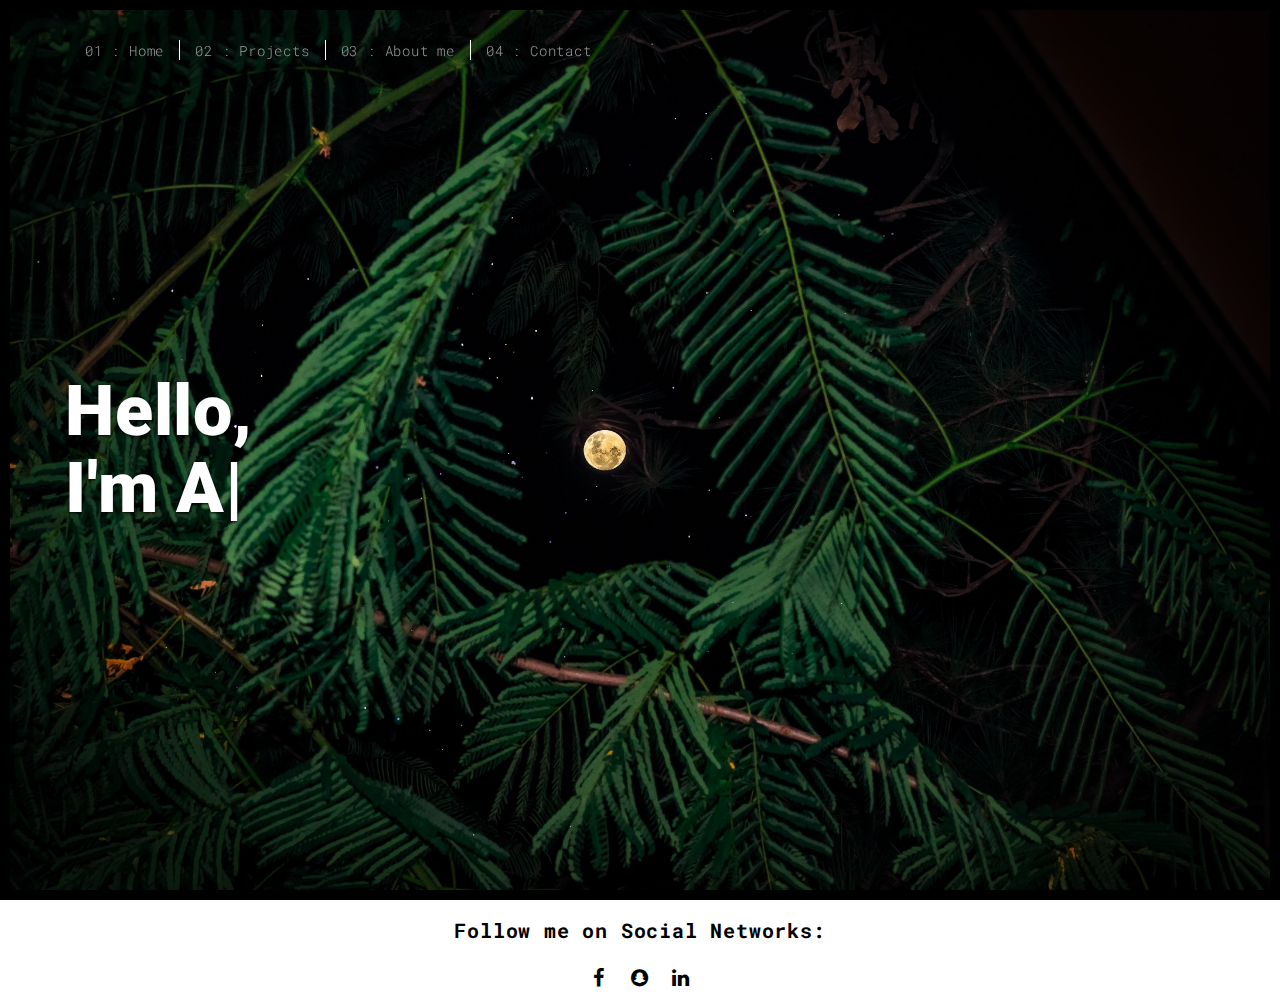
<file: index.html>
<!DOCTYPE html>
<html lang="en">

<head>
  <meta charset="UTF-8">
  <meta content="IE=edge" http-equiv="X-UA-Compatible">
  <meta content="width=device-width,initial-scale=1" name="viewport">
  <meta content="description" name="description">
  <meta name="google" content="notranslate" />
  <meta content="Mashup templates have been developped by Orson.io team" name="author">

  <!-- Disable tap highlight on IE -->
  <meta name="msapplication-tap-highlight" content="no">
  
  <link rel="apple-touch-icon" sizes="180x180" href="./static/assets/favicon.png">
  <link href="./static/assets/favicon.png" rel="icon">

  <title>Home | Allen Paul</title>  

<link href="./static/style.css" rel="stylesheet"></head>

<body class="minimal">
<div id="site-border-left"></div>
<div id="site-border-right"></div>
<div id="site-border-top"></div>
<div id="site-border-bottom"></div>
<!-- Add your content of header -->
<header>
  <nav class="navbar  navbar-fixed-top navbar-inverse">
    <div class="container">
        <button type="button" class="navbar-toggle collapsed" data-toggle="collapse" data-target="#navbar-collapse" aria-expanded="false">
          <span class="sr-only">Toggle navigation</span>
          <span class="icon-bar"></span>
          <span class="icon-bar"></span>
          <span class="icon-bar"></span>
        </button>

      <div class="collapse navbar-collapse" id="navbar-collapse">
        <ul class="nav navbar-nav ">
          <li><a href="./index.html" title="">01 : Home</a></li>
          <li><a href="./works.html" title="">02 : Projects</a></li>
          <li><a href="./resume.html" title="">03 : About me</a></li>
          <li><a href="./contact.html" title="">04 : Contact</a></li>
        </ul>


      </div> 
    </div>
  </nav>
</header>
<!-- Add your site or app content here -->
  <div class="hero-full-container background-image-container white-text-container" style="background-image: url('./static/assets/images/aurora.jpg')">
    <div class="container">
      <div class="row">
        <div class="col-xs-12">
          <div class="hero-full-wrapper">
            <div class="text-content">
              <h1>Hello,<br>
                <span id="typed-strings">
                  <span>I'm Allen Paul</span>
                  <span>UC Berkeley Alumnus</span>
                  <span>Software Engineer</span>
                  <span>Deacon</span>
                </span>
                <span id="typed"></span>
              </h1>
            </div>
          </div>
        </div>
      </div>
    </div>
  </div>

  <footer class="footer-container text-center">
    <div class="container">
      <div class="row">
        <div class="col-xs-12">
          <p> <h3>Follow me on Social Networks:</h3>
              <a href="https://www.facebook.com/all.07.aw/" title="" class="fa-icon">
                <i class="fa fa-facebook"></i>
              </a>
              <a href="https://www.snapchat.com/add/allanpaul" title="" class="fa-icon">
                <i class="fa fa-snapchat"></i>
              </a>
              <a href="https://www.linkedin.com/in/allen-paul-me" title="" class="fa-icon">
                <i class="fa fa-linkedin"></i>
              </a> 
          </p>
        </div>
      </div>
    </div>
  </footer>

<script>
  document.addEventListener("DOMContentLoaded", function (event) {
     type();
     movingBackgroundImage();
  });
</script>

<script type="text/javascript" src="./static/script.js"></script></body>

</html>
</file>
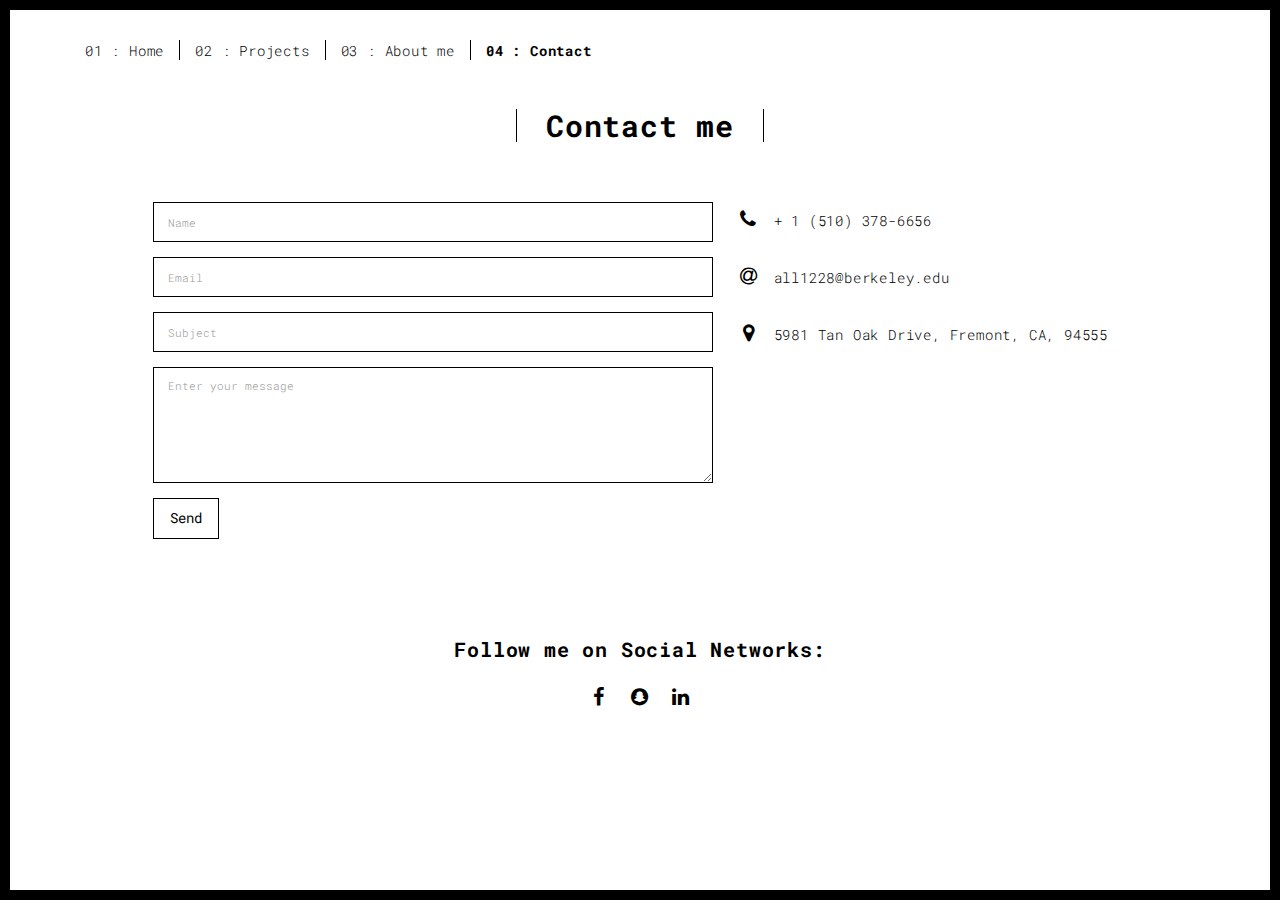
<file: contact.html>
<!DOCTYPE html>
<html lang="en">

<head>
  <meta charset="UTF-8">
  <meta content="IE=edge" http-equiv="X-UA-Compatible">
  <meta content="width=device-width,initial-scale=1" name="viewport">
  <meta content="description" name="description">
  <meta name="google" content="notranslate" />
  <meta content="Mashup templates have been developped by Orson.io team" name="author">

  <!-- Disable tap highlight on IE -->
  <meta name="msapplication-tap-highlight" content="no">
  
  <link rel="apple-touch-icon" sizes="180x180" href="./static/assets/favicon.png">
  <link href="./static/assets/favicon.png" rel="icon">

  <title>Contact | Allen Paul</title>  

<link href="./static/style.css" rel="stylesheet"></head>

<body class="">
<div id="site-border-left"></div>
<div id="site-border-right"></div>
<div id="site-border-top"></div>
<div id="site-border-bottom"></div>
 <!-- Add your content of header -->
<header>
  <nav class="navbar  navbar-fixed-top navbar-default">
    <div class="container">
        <button type="button" class="navbar-toggle collapsed" data-toggle="collapse" data-target="#navbar-collapse" aria-expanded="false">
          <span class="sr-only">Toggle navigation</span>
          <span class="icon-bar"></span>
          <span class="icon-bar"></span>
          <span class="icon-bar"></span>
        </button>

      <div class="collapse navbar-collapse" id="navbar-collapse">
        <ul class="nav navbar-nav ">
          <li><a href="./index.html" title="">01 : Home</a></li>
          <li><a href="./works.html" title="">02 : Projects</a></li>
          <li><a href="./resume.html" title="">03 : About me</a></li>
          <li><a href="./contact.html" title="">04 : Contact</a></li>
        </ul>


      </div> 
    </div>
  </nav>
</header>

<div class="section-container">
    <div class="container">
      <div class="row">
        <div class="col-xs-12">
          <div class="section-container-spacer text-center">
            <h1 class="h2">Contact me</h1>
          </div>
          
          <div class="row">
            <div class="col-md-10 col-md-offset-1">
               <form action="https://formsubmit.co/all1228@berkeley.edu" method="POST" class="reveal-content">
                  <div class="row">
                    <div class="col-md-7">
                      <div class="form-group">
                        <input type="hidden" name="_subject" value="New email woooo!">
                        <input name="Name" type="Name" class="form-control" id="email" placeholder="Name" required>
                      </div>
                      <div class="form-group">
                        <input name="email" type="email" class="form-control" id="email" placeholder="Email" required>
                        <input type="hidden" name="_next" value="https://allenpaul27.github.io/folio/thankyou.html">
                      </div>
                      <div class="form-group">
                        <input name="subject" type="text" class="form-control" id="subject" placeholder="Subject" required>
                      </div>
                      <div class="form-group">
                        <textarea name="message" class="form-control" rows="5" placeholder="Enter your message" required></textarea>
                      </div>
                      <input type="hidden" name="_captcha" value="false">
                      <button type="submit" class="btn btn-default btn-lg">Send</button>
                    </div>
                    <div class="col-md-5 address-container">
                      <ul class="list-unstyled">
                        <li>
                          <span class="fa-icon">
                            <i class="fa fa-phone" aria-hidden="true"></i>
                          </span>
                          + 1 (510) 378-6656
                        </li>
                        <br>
                        <li>
                          <span class="fa-icon">
                            <i class="fa fa-at" aria-hidden="true"></i>
                          </span>
                          all1228@berkeley.edu
                        </li>
                        <br>
                        <li>
                          <span class="fa-icon">
                            <i class="fa fa fa-map-marker" aria-hidden="true"></i>
                          </span>
                          5981 Tan Oak Drive, Fremont, CA, 94555
                        </li>
                      </ul>
                    </div>
                  </div>
                </form>
            </div>

          </div>
         
       </div>
      </div>
    </div>
  </div>


  <footer class="footer-container text-center">
    <div class="container">
      <div class="row">
        <div class="col-xs-12">
          <p> <h3>Follow me on Social Networks:</h3>
              <a href="https://www.facebook.com/all.07.aw/" title="" class="fa-icon">
                <i class="fa fa-facebook"></i>
              </a>
              <a href="https://www.snapchat.com/add/allanpaul" title="" class="fa-icon">
                <i class="fa fa-snapchat"></i>
              </a>
              <a href="https://www.linkedin.com/in/allen-paul-me" title="" class="fa-icon">
                <i class="fa fa-linkedin"></i>
              </a> 
          </p>
        </div>
      </div>
    </div>
  </footer>

<script>
  document.addEventListener("DOMContentLoaded", function (event) {
     navActivePage();
  });
</script>

<script type="text/javascript" src="./static/script.js"></script></body>

</html>
</file>
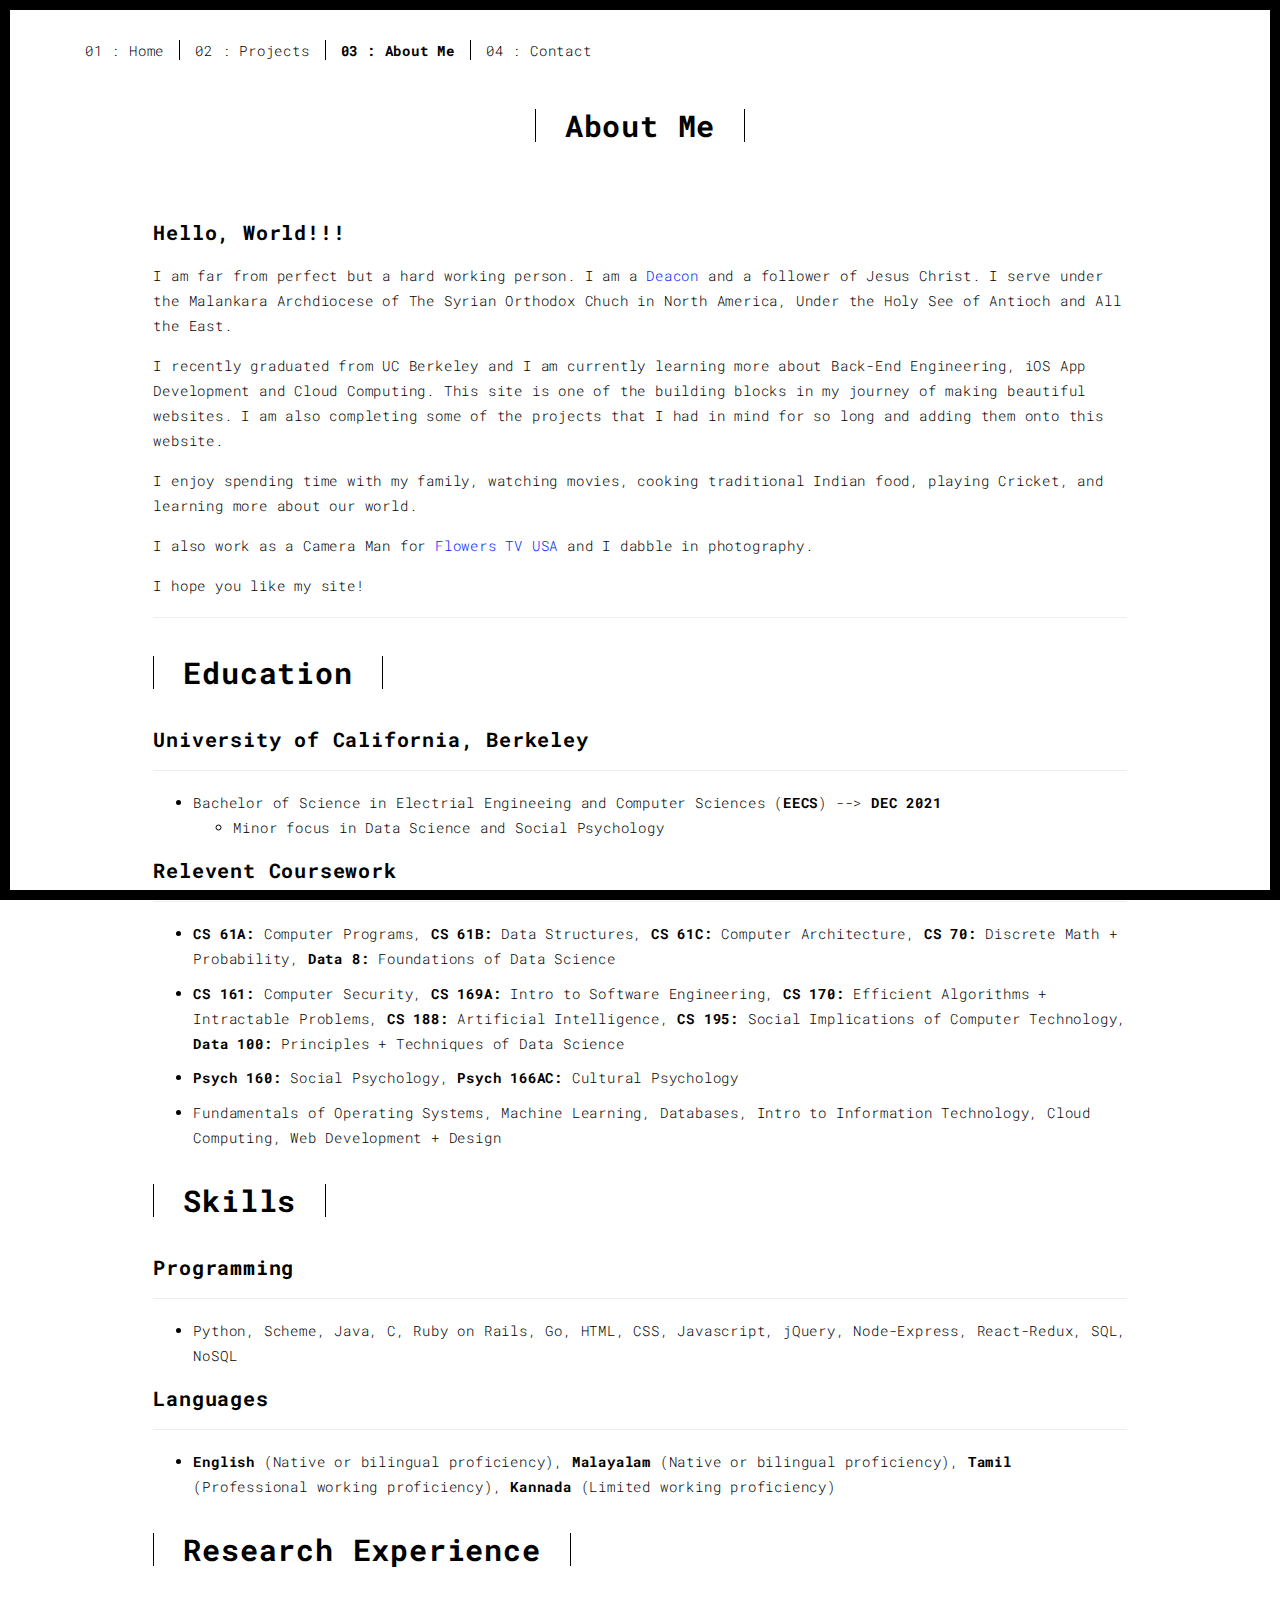
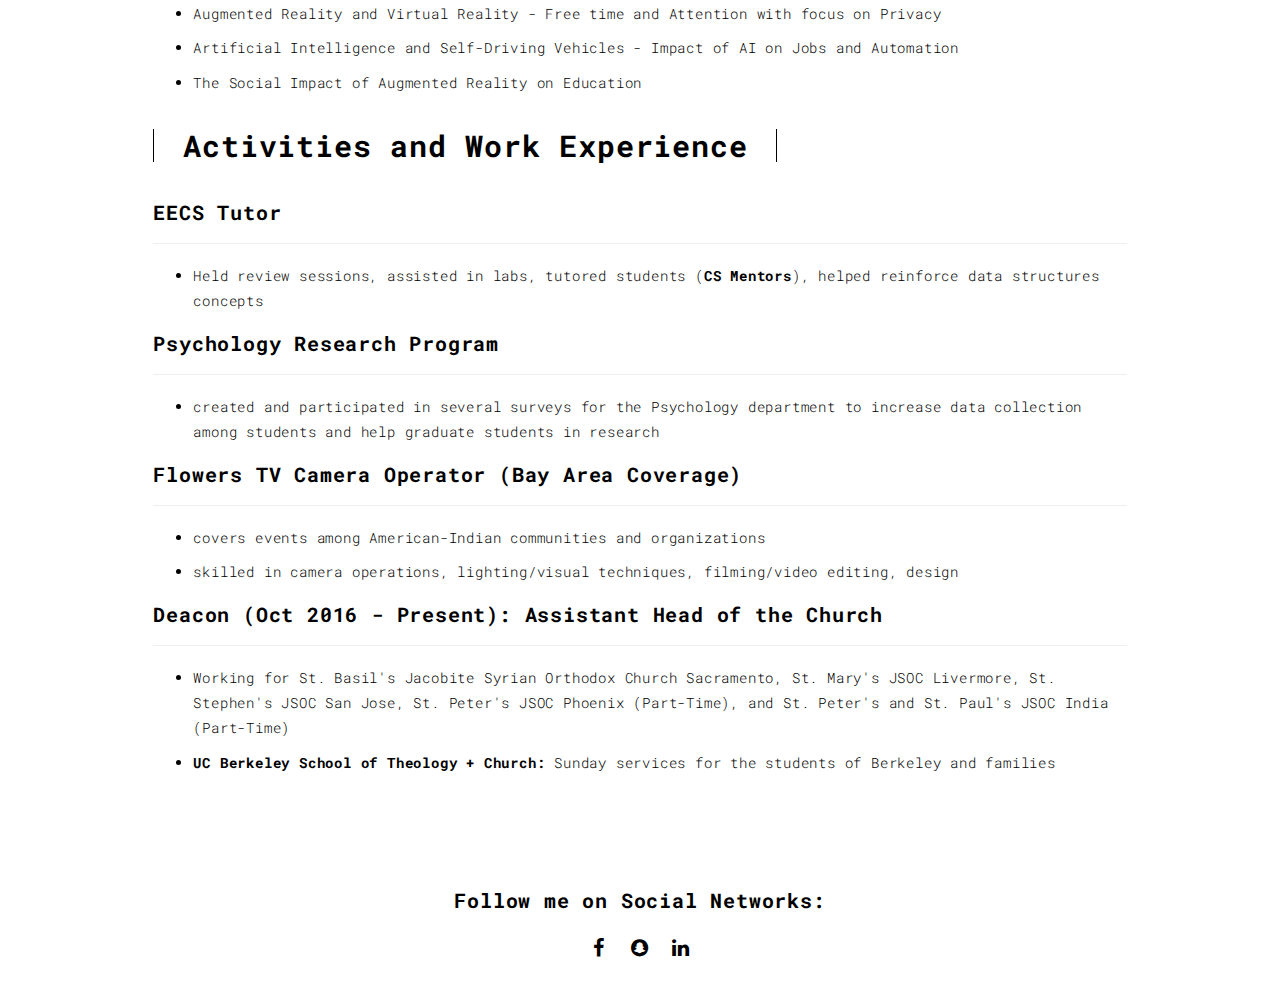
<file: resume.html>
<!DOCTYPE html>
<html lang="en">

<head>
  <meta charset="UTF-8">
  <meta content="IE=edge" http-equiv="X-UA-Compatible">
  <meta content="width=device-width,initial-scale=1" name="viewport">
  <meta content="description" name="description">
  <meta name="google" content="notranslate" />
  <meta content="Mashup templates have been developped by Orson.io team" name="author">

  <!-- Disable tap highlight on IE -->
  <meta name="msapplication-tap-highlight" content="no">
  
  <link rel="apple-touch-icon" sizes="180x180" href="./static/assets/favicon.png">
  <link href="./static/assets/favicon.png" rel="icon">

  <title>About Me | Allen Paul</title>  

<link href="./static/style.css" rel="stylesheet"></head>

<body class="">
<div id="site-border-left"></div>
<div id="site-border-right"></div>
<div id="site-border-top"></div>
<div id="site-border-bottom"></div>
 <!-- Add your content of header -->
<header>
  <nav class="navbar  navbar-fixed-top navbar-default">
    <div class="container">
        <button type="button" class="navbar-toggle collapsed" data-toggle="collapse" data-target="#navbar-collapse" aria-expanded="false">
          <span class="sr-only">Toggle navigation</span>
          <span class="icon-bar"></span>
          <span class="icon-bar"></span>
          <span class="icon-bar"></span>
        </button>

      <div class="collapse navbar-collapse" id="navbar-collapse">
        <ul class="nav navbar-nav ">
          <li><a href="./index.html" title="">01 : Home</a></li>
          <li><a href="./works.html" title="">02 : Projects</a></li>
          <li><a href="./resume.html" title="">03 : About Me</a></li>
          <li><a href="./contact.html" title="">04 : Contact</a></li>
        </ul>

      </div> 
    </div>
  </nav>
</header>

<div class="section-container">
    <div class="container">
      <div class="row">
        <div class="col-xs-12">
          <div class="section-container-spacer text-center">
            <h1 class="h2">About Me</h1>
          </div>
          
          <div class="row">
            <div class="col-md-10 col-md-offset-1">
              <div class="row">
                <div class="col-xs-12 col-md-6">
                  <h3>Hello, World!!!</h3>
                  <p>
                    I am far from perfect but a hard working person. I am a <a href="https://malankara.com/node/1794"> Deacon</a> and a follower of Jesus Christ.
                    I serve under the Malankara Archdiocese of The Syrian Orthodox Chuch in North America, Under the Holy See of Antioch and All the East.
                  </p>
                  <p>
                    I recently graduated from UC Berkeley and I am currently learning more about Back-End Engineering, iOS App Development and Cloud Computing.
                    This site is one of the building blocks in my journey of making beautiful websites.
                    I am also completing some of the projects that I had in mind for so long and adding them onto this website.
                  </p>
                  <p>
                    I enjoy spending time with my family, watching movies, cooking traditional Indian food, playing Cricket, and learning
                    more about our world.
                  </p>
                  <p>
                    I also work as a Camera Man for <a href="https://www.google.com/search?q=flowers%20tv"> Flowers TV USA</a> and I dabble in photography.
                  <p>
                    I hope you like my site!
                  </p>
                  <hr>
                  <h2> Education</h2>
                  <h3>University of California, Berkeley</h3>
                  <hr>
                  <p> <ul> <li>Bachelor of Science in Electrial Engineeing and Computer Sciences (<strong>EECS</strong>) --> <strong>DEC 2021</strong></li>
                        <ul> <li> Minor focus in Data Science and Social Psychology</li> </ul>
                      </ul>
                  </p>
                  <h3> Relevent Coursework </h3>
                  <hr>
                  <p> <ul> <li><strong>CS 61A:</strong> Computer Programs, <strong>CS 61B:</strong> Data Structures, <strong>CS 61C:</strong> Computer Architecture,
                      <strong>CS 70:</strong> Discrete Math + Probability, <strong>Data 8:</strong> Foundations of Data Science </li></ul>
                    
                      <ul><li><strong>CS 161:</strong> Computer Security, <strong>CS 169A:</strong> Intro to Software Engineering, <strong>CS 170:</strong> Efficient Algorithms + Intractable Problems,
                        <strong>CS 188:</strong> Artificial Intelligence, <strong>CS 195:</strong> Social Implications of Computer Technology, <strong>Data 100:</strong> Principles + Techniques of Data Science </li></ul>

                      <ul><li><strong>Psych 160:</strong> Social Psychology, <strong>Psych 166AC:</strong> Cultural Psychology </li></ul>

                      <ul> <li>Fundamentals of Operating Systems, Machine Learning, Databases, Intro to Information Technology, Cloud Computing, Web Development + Design </li></ul>
                  </p>
                  <h2>Skills</h2>
                  <h3> Programming </h3>
                  <hr>
                  <p> <ul><li>Python, Scheme, Java, C, Ruby on Rails, Go, HTML, CSS, Javascript, jQuery, Node-Express, React-Redux, SQL, NoSQL</li></ul>
                  </p>
                  <h3> Languages </h3>
                  <hr>
                  <p> <ul><li><strong>English</strong> (Native or bilingual proficiency), <strong>Malayalam</strong> (Native or bilingual proficiency), <strong>Tamil</strong> (Professional working proficiency), <strong>Kannada</strong> (Limited working proficiency) </li></ul>
                  </p>
                  <h2>Research Experience</h2>
                  <p> <ul><li>Augmented Reality and Virtual Reality - Free time and Attention with focus on Privacy</li></ul>
                      <ul><li>Artificial Intelligence and Self-Driving Vehicles - Impact of AI on Jobs and Automation</li></ul>
                      <ul><li>The Social Impact of Augmented Reality on Education</li></ul>
                  </p>
                  <h2>Activities and Work Experience</h2>
                  <h3>EECS Tutor</h3>
                  <hr>
                  <p> <ul><li>Held review sessions, assisted in labs, tutored students (<strong>CS Mentors</strong>), helped reinforce data structures concepts</li></ul>
                  </p>
                  <h3>Psychology Research Program</h3>
                  <hr>
                  <p> <ul><li>created and participated in several surveys for the Psychology department to increase data collection among students and help graduate students in research </li></ul>
                  </p>
                  <h3>Flowers TV Camera Operator (<strong>Bay Area Coverage</strong>)</h3>
                  <hr>
                  <p> <ul><li>covers events among American-Indian communities and organizations</li></ul>
                      <ul><li>skilled in camera operations, lighting/visual techniques, filming/video editing, design </li></ul>
                  </p>
                  <h3>Deacon (Oct 2016 - Present): Assistant Head of the Church</h3>
                  <hr>
                  <p> <ul><li>Working for St. Basil's Jacobite Syrian Orthodox Church Sacramento, St. Mary's JSOC Livermore, St. Stephen's JSOC San Jose, St. Peter's JSOC Phoenix (Part-Time), and St. Peter's and St. Paul's JSOC India (Part-Time) </li></ul>
                      <ul><li><strong>UC Berkeley School of Theology + Church:</strong> Sunday services for the students of Berkeley and families </li></ul>
                  </p>
                  </div>
              </div>
            </div>
          </div>
          
          
       </div>
      </div>
    </div>
  </div>


  <footer class="footer-container text-center">
    <div class="container">
      <div class="row">
        <div class="col-xs-12">
          <p> <h3>Follow me on Social Networks:</h3>
              <a href="https://www.facebook.com/all.07.aw/" title="" class="fa-icon">
                <i class="fa fa-facebook"></i>
              </a>
              <a href="https://www.snapchat.com/add/allanpaul" title="" class="fa-icon">
                <i class="fa fa-snapchat"></i>
              </a>
              <a href="https://www.linkedin.com/in/allen-paul-me" title="" class="fa-icon">
                <i class="fa fa-linkedin"></i>
              </a> 
          </p>
        </div>
      </div>
    </div>
  </footer>

<script>
  document.addEventListener("DOMContentLoaded", function (event) {
     navActivePage();
  });
</script>

<script type="text/javascript" src="./static/script.js"></script></body>

</html>
</file>
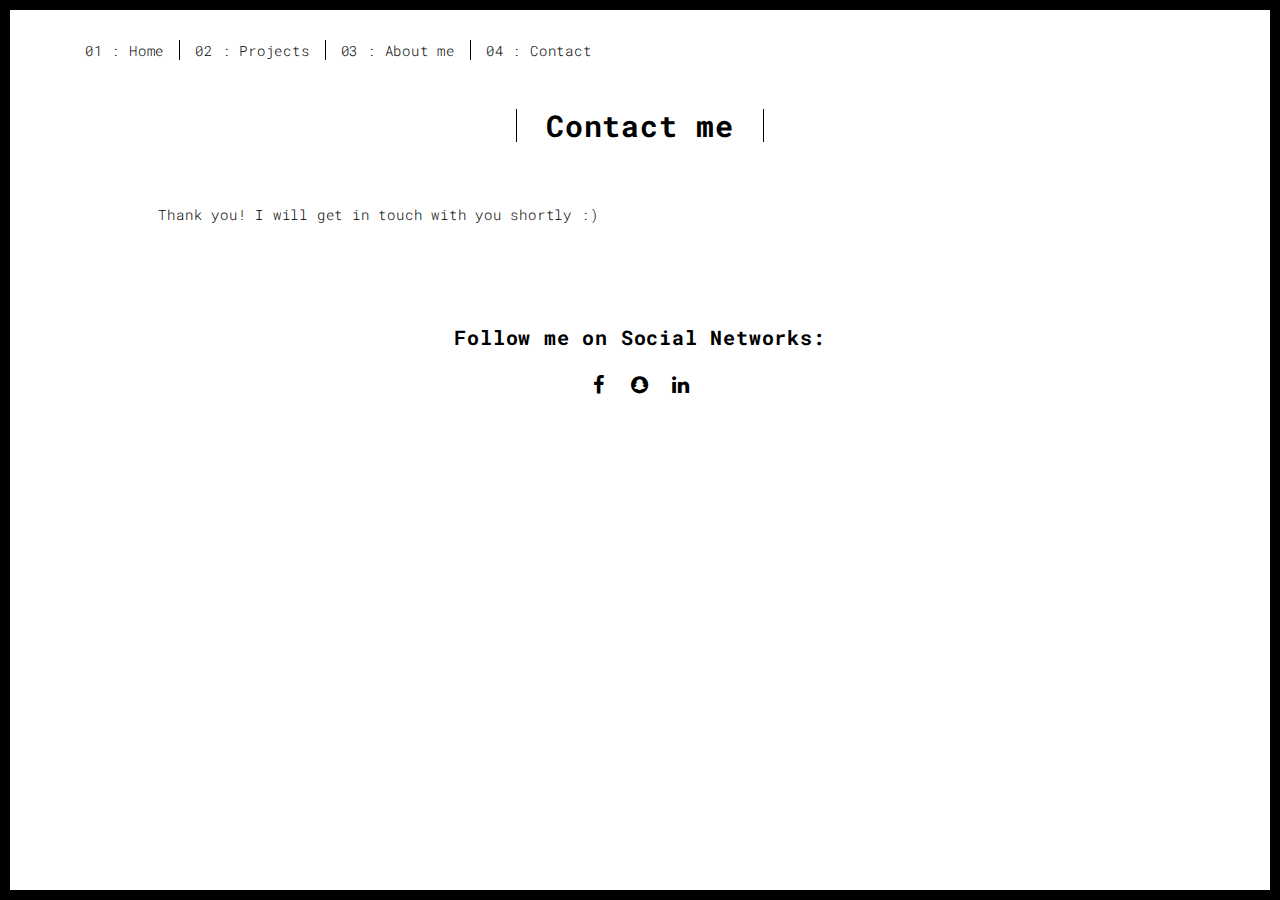
<file: thankyou.html>
<!DOCTYPE html>
<html lang="en">

<head>
  <meta charset="UTF-8">
  <meta content="IE=edge" http-equiv="X-UA-Compatible">
  <meta content="width=device-width,initial-scale=1" name="viewport">
  <meta content="description" name="description">
  <meta name="google" content="notranslate" />
  <meta content="Mashup templates have been developped by Orson.io team" name="author">

  <!-- Disable tap highlight on IE -->
  <meta name="msapplication-tap-highlight" content="no">
  
  <link rel="apple-touch-icon" sizes="180x180" href="./static/assets/favicon.png">
  <link href="./static/assets/favicon.png" rel="icon">

  <title>Thank You Page</title>

<link href="./static/style.css" rel="stylesheet"></head>

<body class="">
<div id="site-border-left"></div>
<div id="site-border-right"></div>
<div id="site-border-top"></div>
<div id="site-border-bottom"></div>
 <!-- Add your content of header -->
<header>
  <nav class="navbar  navbar-fixed-top navbar-default">
    <div class="container">
        <button type="button" class="navbar-toggle collapsed" data-toggle="collapse" data-target="#navbar-collapse" aria-expanded="false">
          <span class="sr-only">Toggle navigation</span>
          <span class="icon-bar"></span>
          <span class="icon-bar"></span>
          <span class="icon-bar"></span>
        </button>

      <div class="collapse navbar-collapse" id="navbar-collapse">
        <ul class="nav navbar-nav ">
          <li><a href="./index.html" title="">01 : Home</a></li>
          <li><a href="./works.html" title="">02 : Projects</a></li>
          <li><a href="./resume.html" title="">03 : About me</a></li>
          <li><a href="./contact.html" title="">04 : Contact</a></li>
        </ul>


      </div> 
    </div>
  </nav>
</header>

<div class="section-container">
    <div class="container">
      <div class="row">
        <div class="col-xs-12">
          <div class="section-container-spacer text-center">
            <h1 class="h2">Contact me</h1>
          </div>
          
          <div class="row">
            <div class="col-md-10 col-md-offset-1">
               Thank you! I will get in touch with you shortly :)
            </div>

          </div>
         
       </div>
      </div>
    </div>
  </div>

  <footer class="footer-container text-center">
    <div class="container">
      <div class="row">
        <div class="col-xs-12">
          <p> <h3>Follow me on Social Networks:</h3>
              <a href="https://www.facebook.com/all.07.aw/" title="" class="fa-icon">
                <i class="fa fa-facebook"></i>
              </a>
              <a href="https://www.snapchat.com/add/allanpaul" title="" class="fa-icon">
                <i class="fa fa-snapchat"></i>
              </a>
              <a href="https://www.linkedin.com/in/allen-paul-me" title="" class="fa-icon">
                <i class="fa fa-linkedin"></i>
              </a> 
          </p>
        </div>
      </div>
    </div>
  </footer>

<script>
  document.addEventListener("DOMContentLoaded", function (event) {
     navActivePage();
  });
</script>

<script type="text/javascript" src="./static/script.js"></script></body>

</html>
</file>
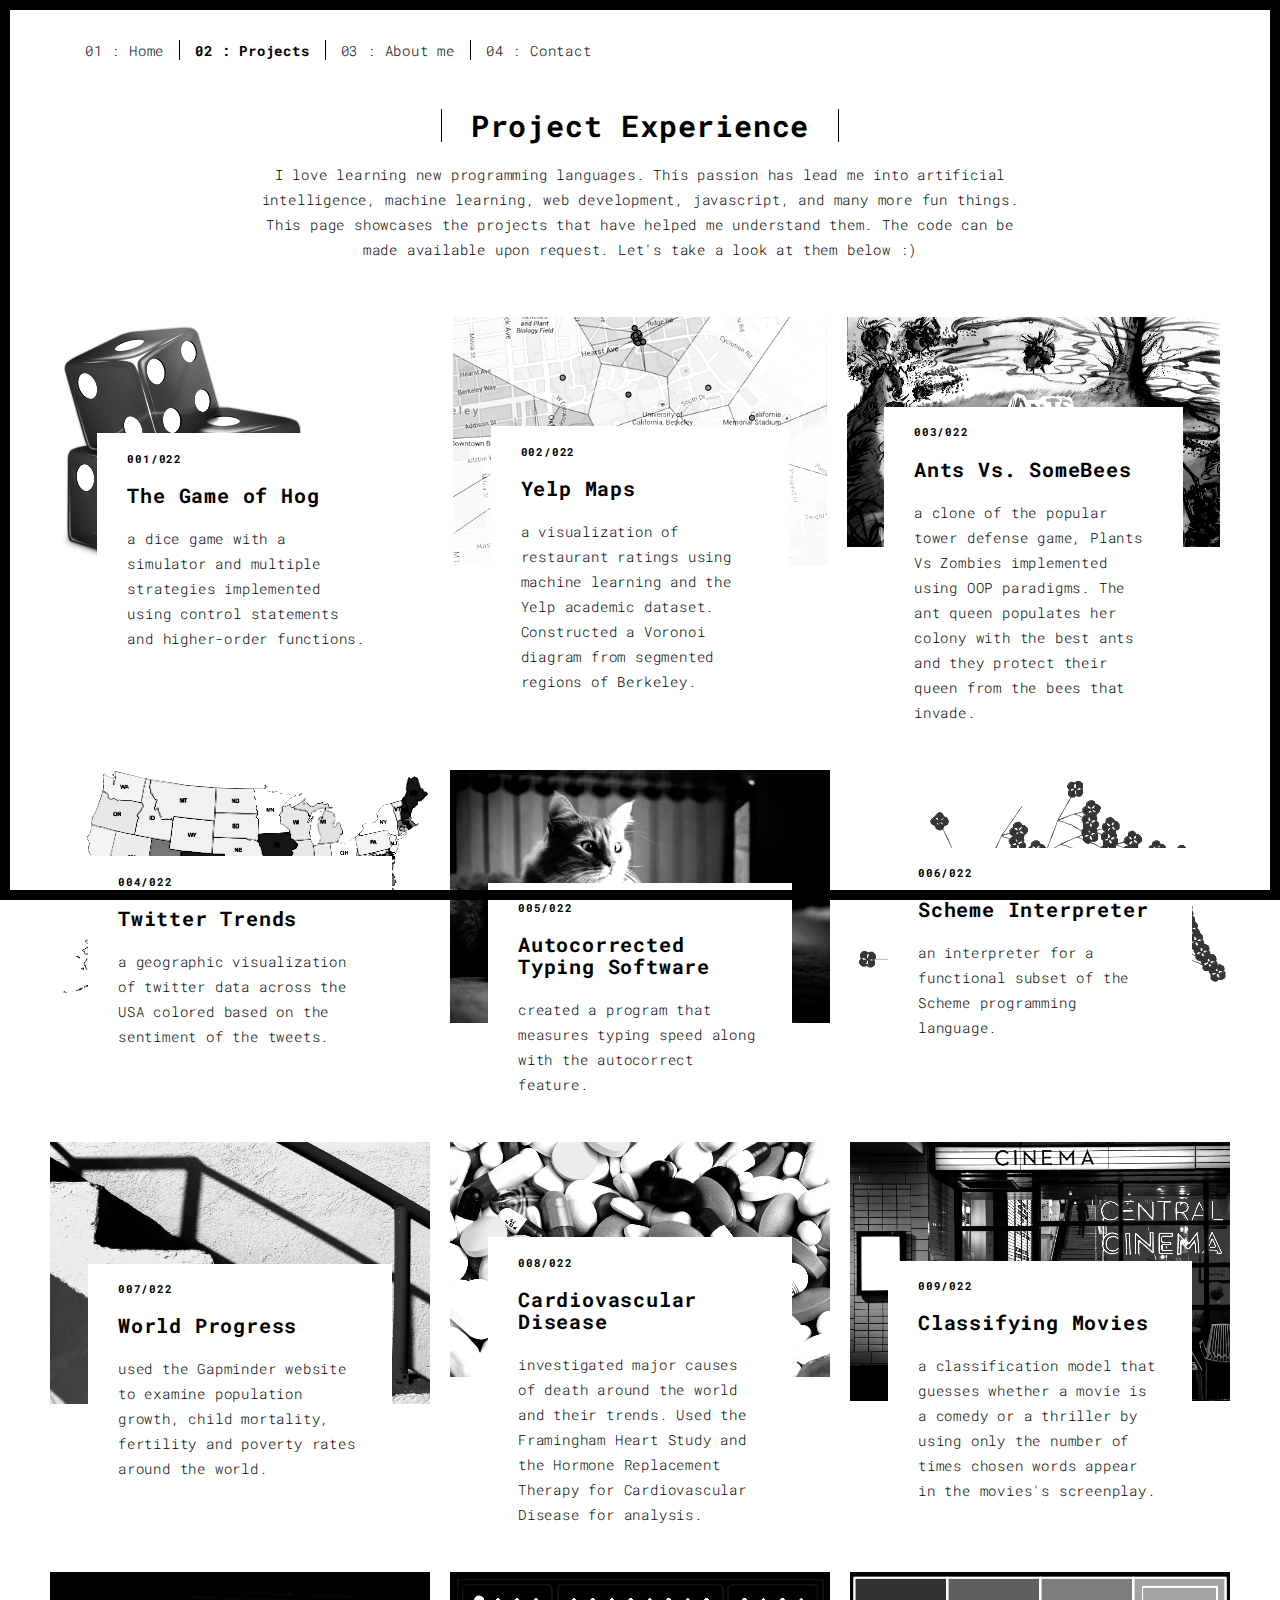
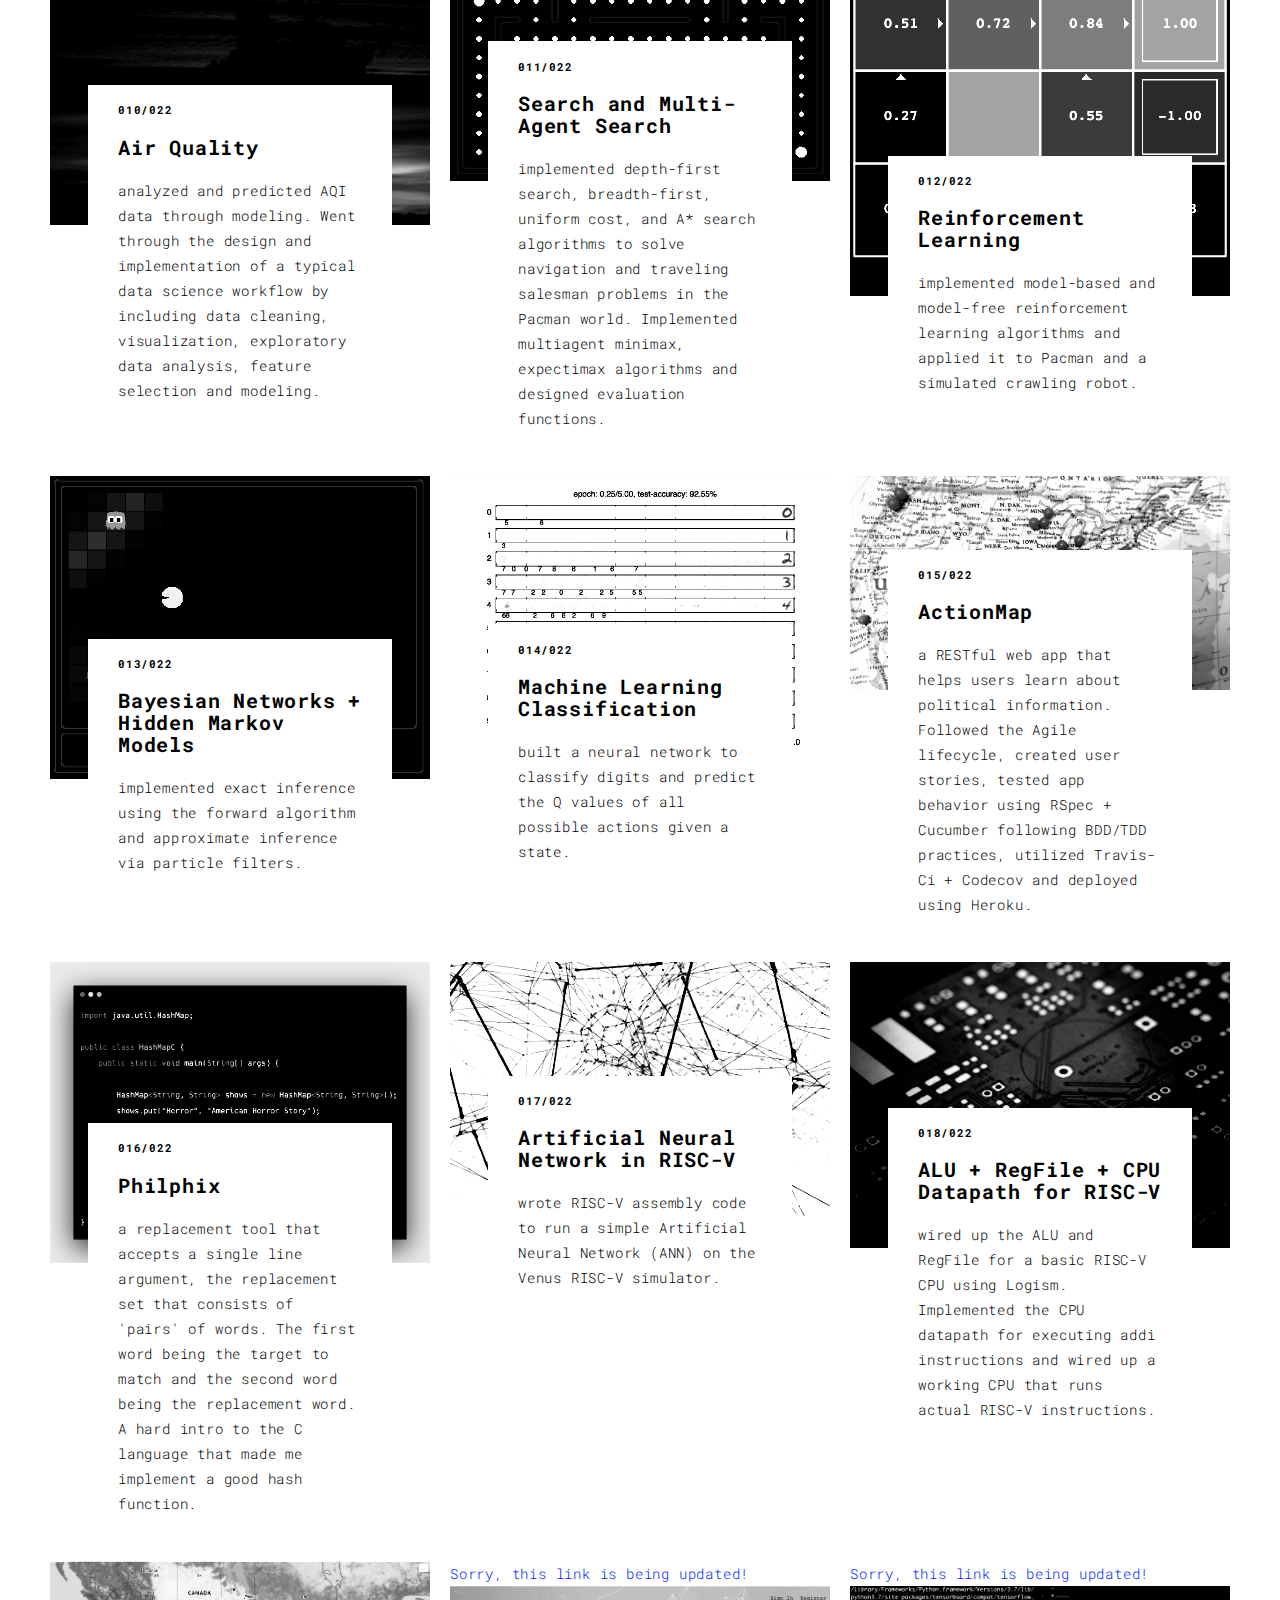
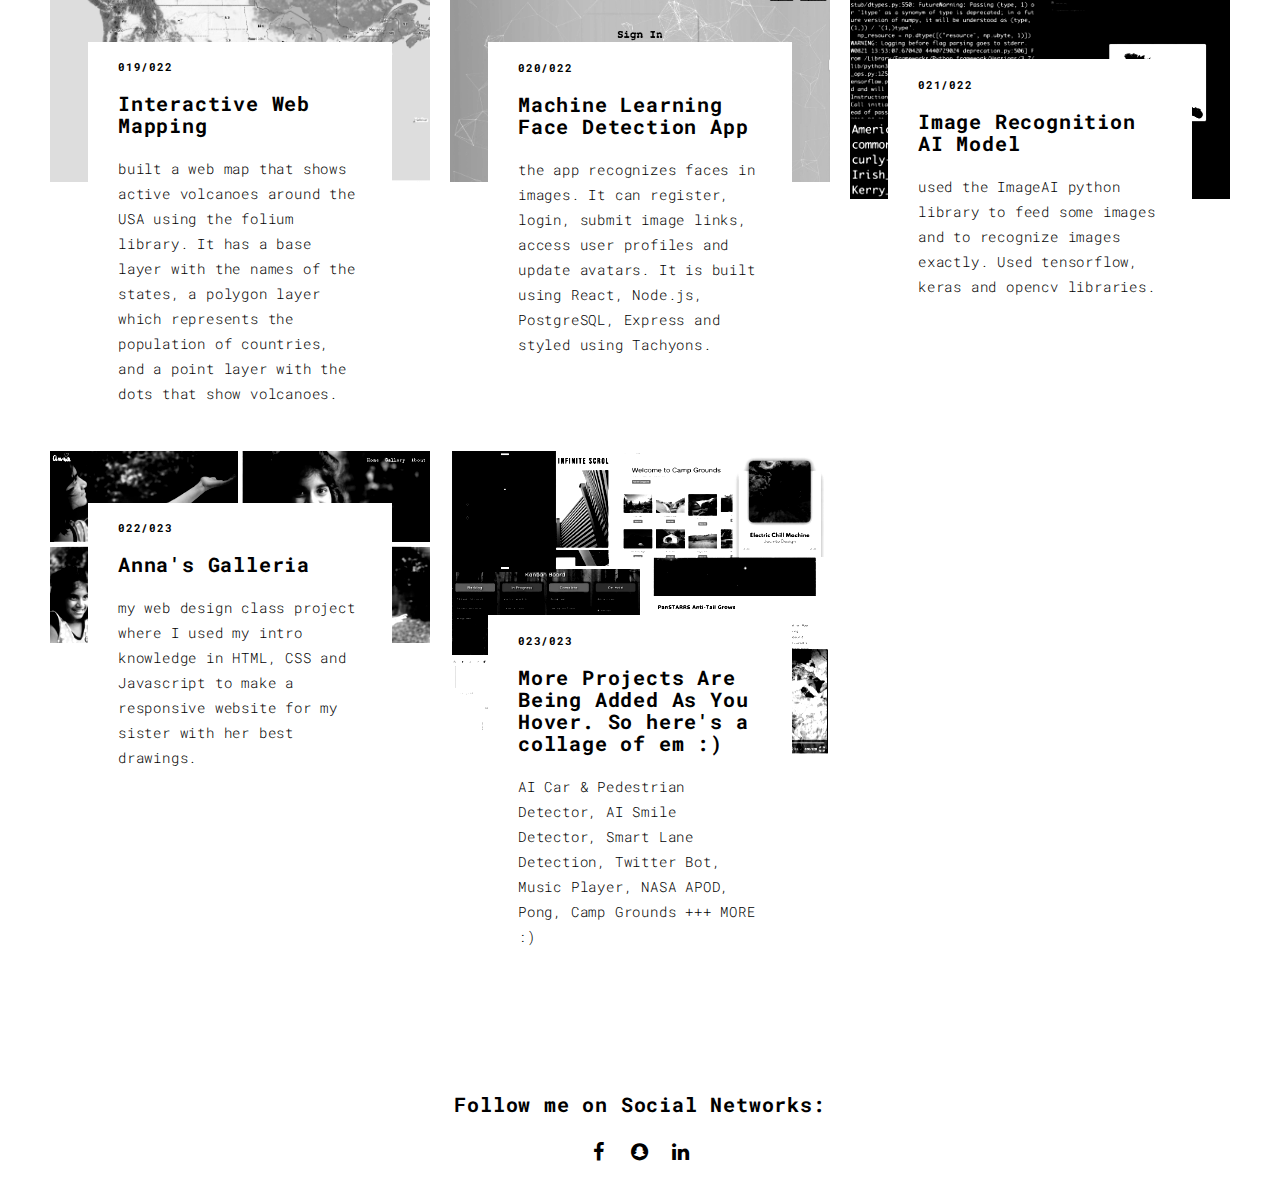
<file: works.html>
<!DOCTYPE html>
<html lang="en">

<head>
  <meta charset="UTF-8">
  <meta content="IE=edge" http-equiv="X-UA-Compatible">
  <meta content="width=device-width,initial-scale=1" name="viewport">
  <meta content="description" name="description">
  <meta name="google" content="notranslate" />
  <meta content="Mashup templates have been developped by Orson.io team" name="author">

  <!-- Disable tap highlight on IE -->
  <meta name="msapplication-tap-highlight" content="no">
  
  <link rel="apple-touch-icon" sizes="180x180" href="./static/assets/favicon.png">
  <link href="./static/assets/favicon.png" rel="icon">

  <title>Projects Page</title>  

<link href="./static/style.css" rel="stylesheet"></head>

<body class="">
<div id="site-border-left"></div>
<div id="site-border-right"></div>
<div id="site-border-top"></div>
<div id="site-border-bottom"></div>
 <!-- Add your content of header -->
<header>
  <nav class="navbar  navbar-fixed-top navbar-default">
    <div class="container">
        <button type="button" class="navbar-toggle collapsed" data-toggle="collapse" data-target="#navbar-collapse" aria-expanded="false">
          <span class="sr-only">Toggle navigation</span>
          <span class="icon-bar"></span>
          <span class="icon-bar"></span>
          <span class="icon-bar"></span>
        </button>

      <div class="collapse navbar-collapse" id="navbar-collapse">
        <ul class="nav navbar-nav ">
          <li><a href="./index.html" title="">01 : Home</a></li>
          <li><a href="./works.html" title="">02 : Projects</a></li>
          <li><a href="./resume.html" title="">03 : About me</a></li>
          <li><a href="./contact.html" title="">04 : Contact</a></li>
        </ul>


      </div> 
    </div>
  </nav>
</header>

<div class="section-container">
  <div class="container">
    <div class="row">
      
      <div class="col-sm-8 col-sm-offset-2 section-container-spacer">
        <div class="text-center">
          <h1 class="h2">Project Experience</h1>
          <p> I love learning new programming languages. This passion has lead me into artificial intelligence, machine learning, web development, javascript, and many more fun things.
              This page showcases the projects that have helped me understand them. The code can be made available upon request. Let's take a look at them below :)
          </p>
        </div>
      </div>

      <div class="col-md-12">

      <div class="row">
          <div class="col-sm-4">
            <a href="https://cs61a.org/proj/hog/" title="" class="black-image-project-hover">
              <img src="./static/assets/images/hog.png" alt="" class="img-responsive">
            </a>
            <div class="card-container card-container-lg">
              <h4>001/022</h4>
              <h3>The Game of Hog</h3>
              <p> a dice game with a simulator and multiple strategies implemented using control statements and higher-order functions.</p>
            </div>
          </div>
          <div class="col-sm-4">
            <a href="https://inst.eecs.berkeley.edu/~cs61a/sp18/proj/maps/" title="" class="black-image-project-hover">
              <img src="./static/assets/images/yelp.png" alt="" class="img-responsive">
            </a>
            <div class="card-container card-container-lg">
              <h4>002/022</h4>
              <h3>Yelp Maps</h3>
              <p>a visualization of restaurant ratings using machine learning and the Yelp academic dataset.
                  Constructed a Voronoi diagram from segmented regions of Berkeley.</p>
            </div>
          </div>
          <div class="col-sm-4">
            <a href="https://inst.eecs.berkeley.edu/~cs61a/sp18/proj/ants/" title="" class="black-image-project-hover">
              <img src="./static/assets/images/ants.png" alt="" class="img-responsive">
            </a>
            <div class="card-container card-container-lg">
              <h4>003/022</h4>
              <h3>Ants Vs. SomeBees</h3>
              <p>a clone of the popular tower defense game, Plants Vs Zombies implemented using OOP paradigms.
                The ant queen populates her colony with the best ants and they protect their queen from the bees that invade.</p>
            </div>
          </div>
        
        </div>
      <!--/row-->
    </div>

    <!--/item-->
      <div class="item">
        <div class="row">
          <div class="col-sm-4">
            <a href="https://inst.eecs.berkeley.edu/~cs61a/fa14/proj/trends/" class="black-image-project-hover">
              <img src="./static/assets/images/twitter_trends.png" alt="Image" class="img-responsive">
            </a>
            <div class="card-container">
              <h4>004/022</h4>
              <h3>Twitter Trends</h3>
              <p>a geographic visualization of twitter data across the USA colored based on the sentiment of the tweets. </p>
            </div>
          </div>
          <div class="col-sm-4">
            <a href="https://cs61a.org/proj/cats/" class="black-image-project-hover">
              <img src="./static/assets/images/cats_typing.png" alt="Image" class="img-responsive">
            </a>
            <div class="card-container">
              <h4>005/022</h4>
              <h3>Autocorrected Typing Software</h3>
              <p>created a program that measures typing speed along with the autocorrect feature.</p>
            </div>
          </div>
              
          <div class="col-sm-4">
            <a href="https://inst.eecs.berkeley.edu/~cs61a/sp18/proj/scheme/" class="black-image-project-hover">
              <img src="./static/assets/images/money_tree.png" alt="Image" class="img-responsive">
            </a>
            <div class="card-container">
              <h4>006/022</h4>
              <h3>Scheme Interpreter</h3>
              <p>an interpreter for a functional subset of the Scheme programming language.</p>
            </div>
          </div>
              
        </div>
        <!--/row-->
      </div>

      <!--/item-->
      <div class="item">
        <div class="row">
          <div class="col-sm-4">
            <a href="https://github.com/data-8/materials-sp21/tree/master/materials/sp21/project/project1" class="black-image-project-hover">
              <img src="./static/assets/images/world_progress.jpg" alt="Image" class="img-responsive">
            </a>
            <div class="card-container">
              <h4>007/022</h4>
              <h3>World Progress</h3>
              <p> used the Gapminder website to examine population growth, child mortality, fertility and poverty rates around the world. </p>
            </div>
          </div>
          <div class="col-sm-4">
            <a href="https://github.com/data-8/materials-sp21/tree/master/materials/sp21/project/project2" class="black-image-project-hover">
              <img src="./static/assets/images/cardiovascular_disease.jpg" alt="Image" class="img-responsive">
            </a>
            <div class="card-container">
              <h4>008/022</h4>
              <h3>Cardiovascular Disease</h3>
              <p>investigated major causes of death around the world and their trends. Used the Framingham Heart Study and the Hormone Replacement Therapy for Cardiovascular Disease for analysis.</p>
            </div>
          </div>
              
          <div class="col-sm-4">
            <a href="https://github.com/data-8/materials-sp21/tree/master/materials/sp21/project/project3" class="black-image-project-hover">
              <img src="./static/assets/images/classifying_movies.jpg" alt="Image" class="img-responsive">
            </a>
            <div class="card-container">
              <h4>009/022</h4>
              <h3>Classifying Movies</h3>
              <p>a classification model that guesses whether a movie is a comedy or a thriller by using only the number of times chosen words appear in the movies's screenplay.</p>
            </div>
          </div>
              
        </div>
        <!--/row-->
      </div>
      <!--/item-->

      <div class="item">
        <div class="row">
          <div class="col-sm-4">
            <a href="https://github.com/DS-100/fa21/tree/main/final_proj" class="black-image-project-hover">
              <img src="./static/assets/images/air_quality.jpg" alt="Image" class="img-responsive">
            </a>
            <div class="card-container">
              <h4>010/022</h4>
              <h3>Air Quality</h3>
              <p> analyzed and predicted AQI data through modeling. Went through the design and implementation of a typical data science workflow by including data cleaning, 
                visualization, exploratory data analysis, feature selection and modeling. </p>
            </div>
          </div>
          <div class="col-sm-4">
            <a href="https://inst.eecs.berkeley.edu/~cs188/su21/project1/" class="black-image-project-hover">
              <img src="./static/assets/images/search.png" alt="Image" class="img-responsive">
            </a>
            <div class="card-container">
              <h4>011/022</h4>
              <h3>Search and Multi-Agent Search</h3>
              <p>implemented depth-first search, breadth-first, uniform cost, and A* search algorithms to solve navigation and traveling salesman problems in the Pacman world. 
                Implemented multiagent minimax, expectimax algorithms and designed evaluation functions.</p>
            </div>
          </div>
              
          <div class="col-sm-4">
            <a href="https://inst.eecs.berkeley.edu/~cs188/su21/project3/" class="black-image-project-hover">
              <img src="./static/assets/images/reinforcement_learning.png" alt="Image" class="img-responsive">
            </a>
            <div class="card-container">
              <h4>012/022</h4>
              <h3>Reinforcement Learning</h3>
              <p>implemented model-based and model-free reinforcement learning algorithms and applied it to Pacman and a simulated crawling robot.</p>
            </div>
          </div>
              
        </div>
        <!--/row-->
      </div>
      <!--/item-->

      <div class="item">
        <div class="row">
          <div class="col-sm-4">
            <a href="https://inst.eecs.berkeley.edu/~cs188/su21/project4/" class="black-image-project-hover">
              <img src="./static/assets/images/BN_HNNs.png" alt="Image" class="img-responsive">
            </a>
            <div class="card-container">
              <h4>013/022</h4>
              <h3>Bayesian Networks + Hidden Markov Models</h3>
              <p> implemented exact inference using the forward algorithm and approximate inference via particle filters. </p>
            </div>
          </div>
          <div class="col-sm-4">
            <a href="https://inst.eecs.berkeley.edu/~cs188/su21/project5/" class="black-image-project-hover">
              <img src="./static/assets/images/ml.png" alt="Image" class="img-responsive">
            </a>
            <div class="card-container">
              <h4>014/022</h4>
              <h3>Machine Learning Classification</h3>
              <p> built a neural network to classify digits and predict the Q values of all possible actions given a state. </p>
            </div>
          </div>
              
          <div class="col-sm-4">
            <a href="https://still-sierra-72025.herokuapp.com/" class="black-image-project-hover">
              <img src="./static/assets/images/actionmap.jpg" alt="Image" class="img-responsive">
            </a>
            <div class="card-container">
              <h4>015/022</h4>
              <h3>ActionMap</h3>
              <p>a RESTful web app that helps users learn about political information. Followed the Agile lifecycle, created user stories,
                tested app behavior using RSpec + Cucumber following BDD/TDD practices, utilized Travis-Ci + Codecov and deployed using Heroku.</p>
            </div>
          </div>
              
        </div>
        <!--/row-->
      </div>
      <!--/item-->

      <div class="item">
        <div class="row">
          <div class="col-sm-4">
            <a href="https://inst.eecs.berkeley.edu/~cs61c/sp21/projects/proj1/" class="black-image-project-hover">
              <img src="./static/assets/images/hashmap.jpeg" alt="Image" class="img-responsive">
            </a>
            <div class="card-container">
              <h4>016/022</h4>
              <h3>Philphix</h3>
              <p> a replacement tool that accepts a single line argument, the replacement set that consists of 'pairs' of words. The first word being the target to match
                and the second word being the replacement word. A hard intro to the C language that made me implement a good hash function.</p>
            </div>
          </div>
          <div class="col-sm-4">
            <a href="https://inst.eecs.berkeley.edu/~cs61c/sp21/projects/proj2/" class="black-image-project-hover">
              <img src="./static/assets/images/ann.jpg" alt="Image" class="img-responsive">
            </a>
            <div class="card-container">
              <h4>017/022</h4>
              <h3>Artificial Neural Network in RISC-V</h3>
              <p> wrote RISC-V assembly code to run a simple Artificial Neural Network (ANN) on the Venus RISC-V simulator. </p>
            </div>
          </div>
              
          <div class="col-sm-4">
            <a href="https://inst.eecs.berkeley.edu/~cs61c/sp21/projects/proj3/" class="black-image-project-hover">
              <img src="./static/assets/images/cpu.jpg" alt="Image" class="img-responsive">
            </a>
            <div class="card-container">
              <h4>018/022</h4>
              <h3>ALU + RegFile + CPU Datapath for RISC-V</h3>
              <p> wired up the ALU and RegFile for a basic RISC-V CPU using Logism. Implemented the CPU datapath for executing addi instructions
                and wired up a working CPU that runs actual RISC-V instructions. </p>
            </div>
          </div>
              
        </div>
        <!--/row-->
      </div>
      <!--/item-->

      <div class="item">
        <div class="row">
          <div class="col-sm-4">
            <a href="./interactive_mapping/Map1.html" class="black-image-project-hover">
              <img src="./static/assets/images/web_mapping.png" alt="Image" class="img-responsive">
            </a>
            <div class="card-container">
              <h4>019/022</h4>
              <h3>Interactive Web Mapping</h3>
              <p> built a web map that shows active volcanoes around the USA using the folium library. It has a base layer with the names of the states, a polygon layer which 
                represents the population of countries, and a point layer with the dots that show volcanoes. </p>
            </div>
          </div>
          <div class="col-sm-4">
            <a href="" class="black-image-project-hover"> Sorry, this link is being updated!
              <img src="./static/assets/images/ml_face_det.png" alt="Image" class="img-responsive">
            </a>
            <div class="card-container">
              <h4>020/022</h4>
              <h3>Machine Learning Face Detection App</h3>
              <p> the app recognizes faces in images. It can register, login, submit image links, access user profiles and update avatars.
                It is built using React, Node.js, PostgreSQL, Express and styled using Tachyons. </p>
            </div>
          </div>
              
          <div class="col-sm-4">
            <a href="" class="black-image-project-hover"> Sorry, this link is being updated!
              <img src="./static/assets/images/image_rec.jpg" alt="Image" class="img-responsive">
            </a>
            <div class="card-container">
              <h4>021/022</h4>
              <h3>Image Recognition AI Model</h3>
              <p> used the ImageAI python library to feed some images and to recognize images exactly. Used tensorflow, keras and opencv libraries.</p>
            </div>
          </div>
              
        </div>
        <!--/row-->
      </div>
      <!--/item-->

      <div class="item">
        <div class="row">
          <div class="col-sm-4">
            <a href="https://allenpaul27.github.io/annas-galleria/" class="black-image-project-hover">
              <img src="./static/assets/images/annas_galleria.png" alt="Image" class="img-responsive">
            </a>
            <div class="card-container">
              <h4>022/023</h4>
              <h3>Anna's Galleria</h3>
              <p> my web design class project where I used my intro knowledge in HTML, CSS and Javascript to make a responsive website for my sister
                  with her best drawings. </p>
            </div>
          </div>
          <div class="col-sm-4">
            <a href="" class="black-image-project-hover">
              <img src="./static/assets/images/collage.png" alt="Image" class="img-responsive">
            </a>
            <div class="card-container">
              <h4>023/023</h4>
              <h3>More Projects Are Being Added As You Hover. So here's a collage of em :)</h3>
              <p> AI Car & Pedestrian Detector, AI Smile Detector, Smart Lane Detection, Twitter Bot, Music Player, NASA APOD, Pong, Camp Grounds +++ MORE :) </p>
            </div>
          </div>
              
        </div>
        <!--/row-->
      </div>
      <!--/item-->

    <!--/myCarousel-->
  </div>

</div>
</div>
</div>


<footer class="footer-container text-center">
  <div class="container">
    <div class="row">
      <div class="col-xs-12">
        <p> <h3>Follow me on Social Networks:</h3>
            <a href="https://www.facebook.com/all.07.aw/" title="" class="fa-icon">
              <i class="fa fa-facebook"></i>
            </a>
            <a href="https://www.snapchat.com/add/allanpaul" title="" class="fa-icon">
              <i class="fa fa-snapchat"></i>
            </a>
            <a href="https://www.linkedin.com/in/allen-paul-me" title="" class="fa-icon">
              <i class="fa fa-linkedin"></i>
            </a> 
        </p>
      </div>
    </div>
  </div>
</footer>

<script>
  document.addEventListener("DOMContentLoaded", function (event) {
     navActivePage();
  });
</script>

<script type="text/javascript" src="./static/script.js"></script></body>

</html>
</file>
<file: static/style.css>
@import url(https://fonts.googleapis.com/css?family=Roboto:900|Roboto+Mono:300,400,700);@import url(https://maxcdn.bootstrapcdn.com/font-awesome/4.7.0/css/font-awesome.min.css);/*!
 * Bootstrap v3.3.7 (http://getbootstrap.com)
 * Copyright 2011-2016 Twitter, Inc.
 * Licensed under MIT (https://github.com/twbs/bootstrap/blob/master/LICENSE)
 */
/*! normalize.css v3.0.3 | MIT License | github.com/necolas/normalize.css */html{font-family:sans-serif;-ms-text-size-adjust:100%;-webkit-text-size-adjust:100%}body{margin:0}article,aside,details,figcaption,figure,footer,header,hgroup,main,menu,nav,section,summary{display:block}audio,canvas,progress,video{display:inline-block;vertical-align:baseline}audio:not([controls]){display:none;height:0}[hidden],template{display:none}a{background-color:transparent}a:active,a:hover{outline:0}abbr[title]{border-bottom:1px dotted}b,strong{font-weight:700}dfn{font-style:italic}h1{font-size:2em;margin:.67em 0}mark{background:#ff0;color:#000}small{font-size:80%}sub,sup{font-size:75%;line-height:0;position:relative;vertical-align:baseline}sup{top:-.5em}sub{bottom:-.25em}img{border:0}svg:not(:root){overflow:hidden}figure{margin:1em 40px}hr{box-sizing:content-box;height:0}pre{overflow:auto}code,kbd,pre,samp{font-family:monospace,monospace;font-size:1em}button,input,optgroup,select,textarea{color:inherit;font:inherit;margin:0}button{overflow:visible}button,select{text-transform:none}button,html input[type=button],input[type=reset],input[type=submit]{-webkit-appearance:button;cursor:pointer}button[disabled],html input[disabled]{cursor:default}button::-moz-focus-inner,input::-moz-focus-inner{border:0;padding:0}input{line-height:normal}input[type=checkbox],input[type=radio]{box-sizing:border-box;padding:0}input[type=number]::-webkit-inner-spin-button,input[type=number]::-webkit-outer-spin-button{height:auto}input[type=search]{-webkit-appearance:textfield;box-sizing:content-box}input[type=search]::-webkit-search-cancel-button,input[type=search]::-webkit-search-decoration{-webkit-appearance:none}fieldset{border:1px solid silver;margin:0 2px;padding:.35em .625em .75em}textarea{overflow:auto}optgroup{font-weight:700}table{border-collapse:collapse;border-spacing:0}td,th{padding:0}

/*! Source: https://github.com/h5bp/html5-boilerplate/blob/master/src/css/main.css */@media print{*,:after,:before{background:transparent!important;color:#000!important;box-shadow:none!important;text-shadow:none!important}a,a:visited{text-decoration:underline}a[href]:after{content:" (" attr(href) ")"}abbr[title]:after{content:" (" attr(title) ")"}a[href^="#"]:after,a[href^="javascript:"]:after{content:""}blockquote,pre{border:1px solid #999;page-break-inside:avoid}thead{display:table-header-group}img,tr{page-break-inside:avoid}img{max-width:100%!important}h2,h3,p{orphans:3;widows:3}h2,h3{page-break-after:avoid}.navbar{display:none}.btn>.caret,.dropup>.btn>.caret{border-top-color:#000!important}.label{border:1px solid #000}.table{border-collapse:collapse!important}.table td,.table th{background-color:#fff!important}.table-bordered td,.table-bordered th{border:1px solid #ddd!important}}*,:after,:before{-webkit-box-sizing:border-box;-moz-box-sizing:border-box;box-sizing:border-box}html{font-size:10px;-webkit-tap-highlight-color:transparent}body{font-family:Roboto Mono,Helvetica,Arial,sans-serif;font-size:14px;line-height:1.78;color:#000;background-color:#fff}button,input,select,textarea{font-family:inherit;font-size:inherit;line-height:inherit}a{color:#001aff;text-decoration:none}a:focus,a:hover{color:#0012b3;text-decoration:underline}a:focus{outline:5px auto -webkit-focus-ring-color;outline-offset:-2px}figure{margin:0}img{vertical-align:middle}.img-responsive{display:block;max-width:100%;height:auto}.img-rounded{border-radius:0}.img-thumbnail{padding:4px;line-height:1.78;background-color:#fff;border:1px solid #ddd;border-radius:0;-webkit-transition:all .2s ease-in-out;-o-transition:all .2s ease-in-out;transition:all .2s ease-in-out;display:inline-block;max-width:100%;height:auto}.img-circle{border-radius:50%}hr{margin-top:19px;margin-bottom:19px;border:0;border-top:1px solid #eee}.sr-only{position:absolute;width:1px;height:1px;margin:-1px;padding:0;overflow:hidden;clip:rect(0,0,0,0);border:0}.sr-only-focusable:active,.sr-only-focusable:focus{position:static;width:auto;height:auto;margin:0;overflow:visible;clip:auto}[role=button]{cursor:pointer}.h1,.h2,.h3,.h4,.h5,.h6,h1,h2,h3,h4,h5,h6{font-family:Roboto Mono,Helvetica,Arial,sans-serif;font-weight:700;line-height:1.1;color:#000}.h1 .small,.h1 small,.h2 .small,.h2 small,.h3 .small,.h3 small,.h4 .small,.h4 small,.h5 .small,.h5 small,.h6 .small,.h6 small,h1 .small,h1 small,h2 .small,h2 small,h3 .small,h3 small,h4 .small,h4 small,h5 .small,h5 small,h6 .small,h6 small{font-weight:400;line-height:1;color:#777}.h1,.h2,.h3,h1,h2,h3{margin-top:19px;margin-bottom:9.5px}.h1 .small,.h1 small,.h2 .small,.h2 small,.h3 .small,.h3 small,h1 .small,h1 small,h2 .small,h2 small,h3 .small,h3 small{font-size:65%}.h4,.h5,.h6,h4,h5,h6{margin-top:9.5px;margin-bottom:9.5px}.h4 .small,.h4 small,.h5 .small,.h5 small,.h6 .small,.h6 small,h4 .small,h4 small,h5 .small,h5 small,h6 .small,h6 small{font-size:75%}.h1,h1{font-size:70px}.h2,h2{font-size:30px}.h3,h3{font-size:20px}.h4,.h5,h4,h5{font-size:11px}.h6,h6{font-size:10px}p{margin:0 0 9.5px}.lead{margin-bottom:19px;font-size:12px;font-weight:300;line-height:1.4}@media (min-width:768px){.lead{font-size:16.5px}}.small,small{font-size:90%}.mark,mark{background-color:#fcf8e3;padding:.2em}.text-left{text-align:left}.text-right{text-align:right}.text-center{text-align:center}.text-justify{text-align:justify}.text-nowrap{white-space:nowrap}.text-lowercase{text-transform:lowercase}.initialism,.text-uppercase{text-transform:uppercase}.text-capitalize{text-transform:capitalize}.text-muted{color:#777}.text-primary{color:#001aff}a.text-primary:focus,a.text-primary:hover{color:#0015cc}.text-success{color:#fff}a.text-success:focus,a.text-success:hover{color:#e6e6e6}.text-info{color:#31708f}a.text-info:focus,a.text-info:hover{color:#245269}.text-warning{color:#8a6d3b}a.text-warning:focus,a.text-warning:hover{color:#66512c}.text-danger{color:#fff}a.text-danger:focus,a.text-danger:hover{color:#e6e6e6}.bg-primary{color:#fff;background-color:#001aff}a.bg-primary:focus,a.bg-primary:hover{background-color:#0015cc}.bg-success,a.bg-success:focus,a.bg-success:hover{background-color:#000}.bg-info{background-color:#d9edf7}a.bg-info:focus,a.bg-info:hover{background-color:#afd9ee}.bg-warning{background-color:#fcf8e3}a.bg-warning:focus,a.bg-warning:hover{background-color:#f7ecb5}.bg-danger{background-color:red}a.bg-danger:focus,a.bg-danger:hover{background-color:#c00}.page-header{padding-bottom:8.5px;margin:38px 0 19px;border-bottom:1px solid #eee}ol,ul{margin-top:0;margin-bottom:9.5px}ol ol,ol ul,ul ol,ul ul{margin-bottom:0}.list-inline,.list-unstyled{padding-left:0;list-style:none}.list-inline{margin-left:-5px}.list-inline>li{display:inline-block;padding-left:5px;padding-right:5px}dl{margin-top:0;margin-bottom:19px}dd,dt{line-height:1.78}dt{font-weight:700}dd{margin-left:0}.dl-horizontal dd:after,.dl-horizontal dd:before{content:" ";display:table}.dl-horizontal dd:after{clear:both}@media (min-width:768px){.dl-horizontal dt{float:left;width:160px;clear:left;text-align:right;overflow:hidden;text-overflow:ellipsis;white-space:nowrap}.dl-horizontal dd{margin-left:180px}}abbr[data-original-title],abbr[title]{cursor:help;border-bottom:1px dotted #777}.initialism{font-size:90%}blockquote{padding:9.5px 19px;margin:0 0 19px;font-size:13.75px;border-left:5px solid #eee}blockquote ol:last-child,blockquote p:last-child,blockquote ul:last-child{margin-bottom:0}blockquote .small,blockquote footer,blockquote small{display:block;font-size:80%;line-height:1.78;color:#777}blockquote .small:before,blockquote footer:before,blockquote small:before{content:"\2014   \A0"}.blockquote-reverse,blockquote.pull-right{padding-right:15px;padding-left:0;border-right:5px solid #eee;border-left:0;text-align:right}.blockquote-reverse .small:before,.blockquote-reverse footer:before,.blockquote-reverse small:before,blockquote.pull-right .small:before,blockquote.pull-right footer:before,blockquote.pull-right small:before{content:""}.blockquote-reverse .small:after,.blockquote-reverse footer:after,.blockquote-reverse small:after,blockquote.pull-right .small:after,blockquote.pull-right footer:after,blockquote.pull-right small:after{content:"\A0   \2014"}address{margin-bottom:19px;font-style:normal;line-height:1.78}code,kbd,pre,samp{font-family:Menlo,Monaco,Consolas,Courier New,monospace}code{color:#c7254e;background-color:#f9f2f4}code,kbd{padding:2px 4px;font-size:90%;border-radius:0}kbd{color:#fff;background-color:#333;box-shadow:inset 0 -1px 0 rgba(0,0,0,.25)}kbd kbd{padding:0;font-size:100%;font-weight:700;box-shadow:none}pre{display:block;padding:9px;margin:0 0 9.5px;font-size:10px;line-height:1.78;word-break:break-all;word-wrap:break-word;color:#333;background-color:#f5f5f5;border:1px solid #ccc;border-radius:0}pre code{padding:0;font-size:inherit;color:inherit;white-space:pre-wrap;background-color:transparent;border-radius:0}.pre-scrollable{max-height:340px;overflow-y:scroll}.container{margin-right:auto;margin-left:auto;padding-left:15px;padding-right:15px}.container:after,.container:before{content:" ";display:table}.container:after{clear:both}@media (min-width:768px){.container{width:750px}}@media (min-width:992px){.container{width:970px}}@media (min-width:1200px){.container{width:1170px}}.container-fluid{margin-right:auto;margin-left:auto;padding-left:15px;padding-right:15px}.container-fluid:after,.container-fluid:before{content:" ";display:table}.container-fluid:after{clear:both}.row{margin-left:-15px;margin-right:-15px}.row:after,.row:before{content:" ";display:table}.row:after{clear:both}.col-lg-1,.col-lg-2,.col-lg-3,.col-lg-4,.col-lg-5,.col-lg-6,.col-lg-7,.col-lg-8,.col-lg-9,.col-lg-10,.col-lg-11,.col-lg-12,.col-md-1,.col-md-2,.col-md-3,.col-md-4,.col-md-5,.col-md-6,.col-md-7,.col-md-8,.col-md-9,.col-md-10,.col-md-11,.col-md-12,.col-sm-1,.col-sm-2,.col-sm-3,.col-sm-4,.col-sm-5,.col-sm-6,.col-sm-7,.col-sm-8,.col-sm-9,.col-sm-10,.col-sm-11,.col-sm-12,.col-xs-1,.col-xs-2,.col-xs-3,.col-xs-4,.col-xs-5,.col-xs-6,.col-xs-7,.col-xs-8,.col-xs-9,.col-xs-10,.col-xs-11,.col-xs-12{position:relative;min-height:1px;padding-left:10px;padding-right:10px}.col-xs-1,.col-xs-2,.col-xs-3,.col-xs-4,.col-xs-5,.col-xs-6,.col-xs-7,.col-xs-8,.col-xs-9,.col-xs-10,.col-xs-11,.col-xs-12{float:left}.col-xs-1{width:8.33333%}.col-xs-2{width:16.66667%}.col-xs-3{width:25%}.col-xs-4{width:33.33333%}.col-xs-5{width:41.66667%}.col-xs-6{width:50%}.col-xs-7{width:58.33333%}.col-xs-8{width:66.66667%}.col-xs-9{width:75%}.col-xs-10{width:83.33333%}.col-xs-11{width:91.66667%}.col-xs-12{width:100%}.col-xs-pull-0{right:auto}.col-xs-pull-1{right:8.33333%}.col-xs-pull-2{right:16.66667%}.col-xs-pull-3{right:25%}.col-xs-pull-4{right:33.33333%}.col-xs-pull-5{right:41.66667%}.col-xs-pull-6{right:50%}.col-xs-pull-7{right:58.33333%}.col-xs-pull-8{right:66.66667%}.col-xs-pull-9{right:75%}.col-xs-pull-10{right:83.33333%}.col-xs-pull-11{right:91.66667%}.col-xs-pull-12{right:100%}.col-xs-push-0{left:auto}.col-xs-push-1{left:8.33333%}.col-xs-push-2{left:16.66667%}.col-xs-push-3{left:25%}.col-xs-push-4{left:33.33333%}.col-xs-push-5{left:41.66667%}.col-xs-push-6{left:50%}.col-xs-push-7{left:58.33333%}.col-xs-push-8{left:66.66667%}.col-xs-push-9{left:75%}.col-xs-push-10{left:83.33333%}.col-xs-push-11{left:91.66667%}.col-xs-push-12{left:100%}.col-xs-offset-0{margin-left:0}.col-xs-offset-1{margin-left:8.33333%}.col-xs-offset-2{margin-left:16.66667%}.col-xs-offset-3{margin-left:25%}.col-xs-offset-4{margin-left:33.33333%}.col-xs-offset-5{margin-left:41.66667%}.col-xs-offset-6{margin-left:50%}.col-xs-offset-7{margin-left:58.33333%}.col-xs-offset-8{margin-left:66.66667%}.col-xs-offset-9{margin-left:75%}.col-xs-offset-10{margin-left:83.33333%}.col-xs-offset-11{margin-left:91.66667%}.col-xs-offset-12{margin-left:100%}@media (min-width:768px){.col-sm-1,.col-sm-2,.col-sm-3,.col-sm-4,.col-sm-5,.col-sm-6,.col-sm-7,.col-sm-8,.col-sm-9,.col-sm-10,.col-sm-11,.col-sm-12{float:left}.col-sm-1{width:8.33333%}.col-sm-2{width:16.66667%}.col-sm-3{width:25%}.col-sm-4{width:33.33333%}.col-sm-5{width:41.66667%}.col-sm-6{width:50%}.col-sm-7{width:58.33333%}.col-sm-8{width:66.66667%}.col-sm-9{width:75%}.col-sm-10{width:83.33333%}.col-sm-11{width:91.66667%}.col-sm-12{width:100%}.col-sm-pull-0{right:auto}.col-sm-pull-1{right:8.33333%}.col-sm-pull-2{right:16.66667%}.col-sm-pull-3{right:25%}.col-sm-pull-4{right:33.33333%}.col-sm-pull-5{right:41.66667%}.col-sm-pull-6{right:50%}.col-sm-pull-7{right:58.33333%}.col-sm-pull-8{right:66.66667%}.col-sm-pull-9{right:75%}.col-sm-pull-10{right:83.33333%}.col-sm-pull-11{right:91.66667%}.col-sm-pull-12{right:100%}.col-sm-push-0{left:auto}.col-sm-push-1{left:8.33333%}.col-sm-push-2{left:16.66667%}.col-sm-push-3{left:25%}.col-sm-push-4{left:33.33333%}.col-sm-push-5{left:41.66667%}.col-sm-push-6{left:50%}.col-sm-push-7{left:58.33333%}.col-sm-push-8{left:66.66667%}.col-sm-push-9{left:75%}.col-sm-push-10{left:83.33333%}.col-sm-push-11{left:91.66667%}.col-sm-push-12{left:100%}.col-sm-offset-0{margin-left:0}.col-sm-offset-1{margin-left:8.33333%}.col-sm-offset-2{margin-left:16.66667%}.col-sm-offset-3{margin-left:25%}.col-sm-offset-4{margin-left:33.33333%}.col-sm-offset-5{margin-left:41.66667%}.col-sm-offset-6{margin-left:50%}.col-sm-offset-7{margin-left:58.33333%}.col-sm-offset-8{margin-left:66.66667%}.col-sm-offset-9{margin-left:75%}.col-sm-offset-10{margin-left:83.33333%}.col-sm-offset-11{margin-left:91.66667%}.col-sm-offset-12{margin-left:100%}}@media (min-width:992px){.col-md-1,.col-md-2,.col-md-3,.col-md-4,.col-md-5,.col-md-6,.col-md-7,.col-md-8,.col-md-9,.col-md-10,.col-md-11,.col-md-12{float:left}.col-md-1{width:8.33333%}.col-md-2{width:16.66667%}.col-md-3{width:25%}.col-md-4{width:33.33333%}.col-md-5{width:41.66667%}.col-md-6{width:100%}.col-md-7{width:58.33333%}.col-md-8{width:66.66667%}.col-md-9{width:75%}.col-md-10{width:83.33333%}.col-md-11{width:91.66667%}.col-md-12{width:100%}.col-md-pull-0{right:auto}.col-md-pull-1{right:8.33333%}.col-md-pull-2{right:16.66667%}.col-md-pull-3{right:25%}.col-md-pull-4{right:33.33333%}.col-md-pull-5{right:41.66667%}.col-md-pull-6{right:50%}.col-md-pull-7{right:58.33333%}.col-md-pull-8{right:66.66667%}.col-md-pull-9{right:75%}.col-md-pull-10{right:83.33333%}.col-md-pull-11{right:91.66667%}.col-md-pull-12{right:100%}.col-md-push-0{left:auto}.col-md-push-1{left:8.33333%}.col-md-push-2{left:16.66667%}.col-md-push-3{left:25%}.col-md-push-4{left:33.33333%}.col-md-push-5{left:41.66667%}.col-md-push-6{left:50%}.col-md-push-7{left:58.33333%}.col-md-push-8{left:66.66667%}.col-md-push-9{left:75%}.col-md-push-10{left:83.33333%}.col-md-push-11{left:91.66667%}.col-md-push-12{left:100%}.col-md-offset-0{margin-left:0}.col-md-offset-1{margin-left:8.33333%}.col-md-offset-2{margin-left:16.66667%}.col-md-offset-3{margin-left:25%}.col-md-offset-4{margin-left:33.33333%}.col-md-offset-5{margin-left:41.66667%}.col-md-offset-6{margin-left:50%}.col-md-offset-7{margin-left:58.33333%}.col-md-offset-8{margin-left:66.66667%}.col-md-offset-9{margin-left:75%}.col-md-offset-10{margin-left:83.33333%}.col-md-offset-11{margin-left:91.66667%}.col-md-offset-12{margin-left:100%}}@media (min-width:1200px){.col-lg-1,.col-lg-2,.col-lg-3,.col-lg-4,.col-lg-5,.col-lg-6,.col-lg-7,.col-lg-8,.col-lg-9,.col-lg-10,.col-lg-11,.col-lg-12{float:left}.col-lg-1{width:8.33333%}.col-lg-2{width:16.66667%}.col-lg-3{width:25%}.col-lg-4{width:33.33333%}.col-lg-5{width:41.66667%}.col-lg-6{width:50%}.col-lg-7{width:58.33333%}.col-lg-8{width:66.66667%}.col-lg-9{width:75%}.col-lg-10{width:83.33333%}.col-lg-11{width:91.66667%}.col-lg-12{width:100%}.col-lg-pull-0{right:auto}.col-lg-pull-1{right:8.33333%}.col-lg-pull-2{right:16.66667%}.col-lg-pull-3{right:25%}.col-lg-pull-4{right:33.33333%}.col-lg-pull-5{right:41.66667%}.col-lg-pull-6{right:50%}.col-lg-pull-7{right:58.33333%}.col-lg-pull-8{right:66.66667%}.col-lg-pull-9{right:75%}.col-lg-pull-10{right:83.33333%}.col-lg-pull-11{right:91.66667%}.col-lg-pull-12{right:100%}.col-lg-push-0{left:auto}.col-lg-push-1{left:8.33333%}.col-lg-push-2{left:16.66667%}.col-lg-push-3{left:25%}.col-lg-push-4{left:33.33333%}.col-lg-push-5{left:41.66667%}.col-lg-push-6{left:50%}.col-lg-push-7{left:58.33333%}.col-lg-push-8{left:66.66667%}.col-lg-push-9{left:75%}.col-lg-push-10{left:83.33333%}.col-lg-push-11{left:91.66667%}.col-lg-push-12{left:100%}.col-lg-offset-0{margin-left:0}.col-lg-offset-1{margin-left:8.33333%}.col-lg-offset-2{margin-left:16.66667%}.col-lg-offset-3{margin-left:25%}.col-lg-offset-4{margin-left:33.33333%}.col-lg-offset-5{margin-left:41.66667%}.col-lg-offset-6{margin-left:50%}.col-lg-offset-7{margin-left:58.33333%}.col-lg-offset-8{margin-left:66.66667%}.col-lg-offset-9{margin-left:75%}.col-lg-offset-10{margin-left:83.33333%}.col-lg-offset-11{margin-left:91.66667%}.col-lg-offset-12{margin-left:100%}}table{background-color:transparent}caption{padding-top:8px;padding-bottom:8px;color:#777}caption,th{text-align:left}.table{width:100%;max-width:100%;margin-bottom:19px}.table>tbody>tr>td,.table>tbody>tr>th,.table>tfoot>tr>td,.table>tfoot>tr>th,.table>thead>tr>td,.table>thead>tr>th{padding:8px;line-height:1.78;vertical-align:top;border-top:1px solid #ddd}.table>thead>tr>th{vertical-align:bottom;border-bottom:2px solid #ddd}.table>caption+thead>tr:first-child>td,.table>caption+thead>tr:first-child>th,.table>colgroup+thead>tr:first-child>td,.table>colgroup+thead>tr:first-child>th,.table>thead:first-child>tr:first-child>td,.table>thead:first-child>tr:first-child>th{border-top:0}.table>tbody+tbody{border-top:2px solid #ddd}.table .table{background-color:#fff}.table-condensed>tbody>tr>td,.table-condensed>tbody>tr>th,.table-condensed>tfoot>tr>td,.table-condensed>tfoot>tr>th,.table-condensed>thead>tr>td,.table-condensed>thead>tr>th{padding:5px}.table-bordered,.table-bordered>tbody>tr>td,.table-bordered>tbody>tr>th,.table-bordered>tfoot>tr>td,.table-bordered>tfoot>tr>th,.table-bordered>thead>tr>td,.table-bordered>thead>tr>th{border:1px solid #ddd}.table-bordered>thead>tr>td,.table-bordered>thead>tr>th{border-bottom-width:2px}.table-striped>tbody>tr:nth-of-type(odd){background-color:#f9f9f9}.table-hover>tbody>tr:hover{background-color:#f5f5f5}table col[class*=col-]{position:static;float:none;display:table-column}table td[class*=col-],table th[class*=col-]{position:static;float:none;display:table-cell}.table>tbody>tr.active>td,.table>tbody>tr.active>th,.table>tbody>tr>td.active,.table>tbody>tr>th.active,.table>tfoot>tr.active>td,.table>tfoot>tr.active>th,.table>tfoot>tr>td.active,.table>tfoot>tr>th.active,.table>thead>tr.active>td,.table>thead>tr.active>th,.table>thead>tr>td.active,.table>thead>tr>th.active{background-color:#f5f5f5}.table-hover>tbody>tr.active:hover>td,.table-hover>tbody>tr.active:hover>th,.table-hover>tbody>tr:hover>.active,.table-hover>tbody>tr>td.active:hover,.table-hover>tbody>tr>th.active:hover{background-color:#e8e8e8}.table-hover>tbody>tr.success:hover>td,.table-hover>tbody>tr.success:hover>th,.table-hover>tbody>tr:hover>.success,.table-hover>tbody>tr>td.success:hover,.table-hover>tbody>tr>th.success:hover,.table>tbody>tr.success>td,.table>tbody>tr.success>th,.table>tbody>tr>td.success,.table>tbody>tr>th.success,.table>tfoot>tr.success>td,.table>tfoot>tr.success>th,.table>tfoot>tr>td.success,.table>tfoot>tr>th.success,.table>thead>tr.success>td,.table>thead>tr.success>th,.table>thead>tr>td.success,.table>thead>tr>th.success{background-color:#000}.table>tbody>tr.info>td,.table>tbody>tr.info>th,.table>tbody>tr>td.info,.table>tbody>tr>th.info,.table>tfoot>tr.info>td,.table>tfoot>tr.info>th,.table>tfoot>tr>td.info,.table>tfoot>tr>th.info,.table>thead>tr.info>td,.table>thead>tr.info>th,.table>thead>tr>td.info,.table>thead>tr>th.info{background-color:#d9edf7}.table-hover>tbody>tr.info:hover>td,.table-hover>tbody>tr.info:hover>th,.table-hover>tbody>tr:hover>.info,.table-hover>tbody>tr>td.info:hover,.table-hover>tbody>tr>th.info:hover{background-color:#c4e3f3}.table>tbody>tr.warning>td,.table>tbody>tr.warning>th,.table>tbody>tr>td.warning,.table>tbody>tr>th.warning,.table>tfoot>tr.warning>td,.table>tfoot>tr.warning>th,.table>tfoot>tr>td.warning,.table>tfoot>tr>th.warning,.table>thead>tr.warning>td,.table>thead>tr.warning>th,.table>thead>tr>td.warning,.table>thead>tr>th.warning{background-color:#fcf8e3}.table-hover>tbody>tr.warning:hover>td,.table-hover>tbody>tr.warning:hover>th,.table-hover>tbody>tr:hover>.warning,.table-hover>tbody>tr>td.warning:hover,.table-hover>tbody>tr>th.warning:hover{background-color:#faf2cc}.table>tbody>tr.danger>td,.table>tbody>tr.danger>th,.table>tbody>tr>td.danger,.table>tbody>tr>th.danger,.table>tfoot>tr.danger>td,.table>tfoot>tr.danger>th,.table>tfoot>tr>td.danger,.table>tfoot>tr>th.danger,.table>thead>tr.danger>td,.table>thead>tr.danger>th,.table>thead>tr>td.danger,.table>thead>tr>th.danger{background-color:red}.table-hover>tbody>tr.danger:hover>td,.table-hover>tbody>tr.danger:hover>th,.table-hover>tbody>tr:hover>.danger,.table-hover>tbody>tr>td.danger:hover,.table-hover>tbody>tr>th.danger:hover{background-color:#e60000}.table-responsive{overflow-x:auto;min-height:.01%}@media screen and (max-width:767px){.table-responsive{width:100%;margin-bottom:14.25px;overflow-y:hidden;-ms-overflow-style:-ms-autohiding-scrollbar;border:1px solid #ddd}.table-responsive>.table{margin-bottom:0}.table-responsive>.table>tbody>tr>td,.table-responsive>.table>tbody>tr>th,.table-responsive>.table>tfoot>tr>td,.table-responsive>.table>tfoot>tr>th,.table-responsive>.table>thead>tr>td,.table-responsive>.table>thead>tr>th{white-space:nowrap}.table-responsive>.table-bordered{border:0}.table-responsive>.table-bordered>tbody>tr>td:first-child,.table-responsive>.table-bordered>tbody>tr>th:first-child,.table-responsive>.table-bordered>tfoot>tr>td:first-child,.table-responsive>.table-bordered>tfoot>tr>th:first-child,.table-responsive>.table-bordered>thead>tr>td:first-child,.table-responsive>.table-bordered>thead>tr>th:first-child{border-left:0}.table-responsive>.table-bordered>tbody>tr>td:last-child,.table-responsive>.table-bordered>tbody>tr>th:last-child,.table-responsive>.table-bordered>tfoot>tr>td:last-child,.table-responsive>.table-bordered>tfoot>tr>th:last-child,.table-responsive>.table-bordered>thead>tr>td:last-child,.table-responsive>.table-bordered>thead>tr>th:last-child{border-right:0}.table-responsive>.table-bordered>tbody>tr:last-child>td,.table-responsive>.table-bordered>tbody>tr:last-child>th,.table-responsive>.table-bordered>tfoot>tr:last-child>td,.table-responsive>.table-bordered>tfoot>tr:last-child>th{border-bottom:0}}fieldset{margin:0;min-width:0}fieldset,legend{padding:0;border:0}legend{display:block;width:100%;margin-bottom:19px;font-size:16.5px;line-height:inherit;color:#333;border-bottom:1px solid #e5e5e5}label{display:inline-block;max-width:100%;margin-bottom:5px;font-weight:700}input[type=search]{-webkit-box-sizing:border-box;-moz-box-sizing:border-box;box-sizing:border-box}input[type=checkbox],input[type=radio]{margin:4px 0 0;margin-top:1px\9;line-height:normal}input[type=file]{display:block}input[type=range]{display:block;width:100%}select[multiple],select[size]{height:auto}input[type=checkbox]:focus,input[type=file]:focus,input[type=radio]:focus{outline:5px auto -webkit-focus-ring-color;outline-offset:-2px}output{padding-top:9px}.form-control,output{display:block;font-size:11px;line-height:1.78;color:#555}.form-control{width:100%;height:40px;padding:8px 14px;background-color:#fff;background-image:none;border:1px solid #000;border-radius:0;-webkit-box-shadow:inset 0 1px 1px rgba(0,0,0,.075);box-shadow:inset 0 1px 1px rgba(0,0,0,.075);-webkit-transition:border-color .15s ease-in-out,box-shadow .15s ease-in-out;-o-transition:border-color ease-in-out .15s,box-shadow ease-in-out .15s;transition:border-color .15s ease-in-out,box-shadow .15s ease-in-out}.form-control:focus{border-color:#66afe9;-webkit-box-shadow:inset 0 1px 1px rgba(0,0,0,.075),0 0 8px rgba(102,175,233,.6);box-shadow:inset 0 1px 1px rgba(0,0,0,.075),0 0 8px rgba(102,175,233,.6)}.form-control::-moz-placeholder{color:#999;opacity:1}.form-control:-ms-input-placeholder{color:#999}.form-control::-webkit-input-placeholder{color:#999}.form-control::-ms-expand{border:0;background-color:transparent}.form-control[disabled],.form-control[readonly],fieldset[disabled] .form-control{background-color:#eee;opacity:1}.form-control[disabled],fieldset[disabled] .form-control{cursor:not-allowed}textarea.form-control{height:auto}input[type=search]{-webkit-appearance:none}@media screen and (-webkit-min-device-pixel-ratio:0){input[type=date].form-control,input[type=datetime-local].form-control,input[type=month].form-control,input[type=time].form-control{line-height:40px}.input-group-sm>.input-group-btn>input[type=date].btn,.input-group-sm>.input-group-btn>input[type=datetime-local].btn,.input-group-sm>.input-group-btn>input[type=month].btn,.input-group-sm>.input-group-btn>input[type=time].btn,.input-group-sm>input[type=date].form-control,.input-group-sm>input[type=date].input-group-addon,.input-group-sm>input[type=datetime-local].form-control,.input-group-sm>input[type=datetime-local].input-group-addon,.input-group-sm>input[type=month].form-control,.input-group-sm>input[type=month].input-group-addon,.input-group-sm>input[type=time].form-control,.input-group-sm>input[type=time].input-group-addon,.input-group-sm input[type=date],.input-group-sm input[type=datetime-local],.input-group-sm input[type=month],.input-group-sm input[type=time],input[type=date].input-sm,input[type=datetime-local].input-sm,input[type=month].input-sm,input[type=time].input-sm{line-height:27px}.input-group-lg>.input-group-btn>input[type=date].btn,.input-group-lg>.input-group-btn>input[type=datetime-local].btn,.input-group-lg>.input-group-btn>input[type=month].btn,.input-group-lg>.input-group-btn>input[type=time].btn,.input-group-lg>input[type=date].form-control,.input-group-lg>input[type=date].input-group-addon,.input-group-lg>input[type=datetime-local].form-control,.input-group-lg>input[type=datetime-local].input-group-addon,.input-group-lg>input[type=month].form-control,.input-group-lg>input[type=month].input-group-addon,.input-group-lg>input[type=time].form-control,.input-group-lg>input[type=time].input-group-addon,.input-group-lg input[type=date],.input-group-lg input[type=datetime-local],.input-group-lg input[type=month],.input-group-lg input[type=time],input[type=date].input-lg,input[type=datetime-local].input-lg,input[type=month].input-lg,input[type=time].input-lg{line-height:41px}}.form-group{margin-bottom:15px}.checkbox,.radio{position:relative;display:block;margin-top:10px;margin-bottom:10px}.checkbox label,.radio label{min-height:19px;padding-left:20px;margin-bottom:0;font-weight:400;cursor:pointer}.checkbox-inline input[type=checkbox],.checkbox input[type=checkbox],.radio-inline input[type=radio],.radio input[type=radio]{position:absolute;margin-left:-20px;margin-top:4px\9}.checkbox+.checkbox,.radio+.radio{margin-top:-5px}.checkbox-inline,.radio-inline{position:relative;display:inline-block;padding-left:20px;margin-bottom:0;vertical-align:middle;font-weight:400;cursor:pointer}.checkbox-inline+.checkbox-inline,.radio-inline+.radio-inline{margin-top:0;margin-left:10px}.checkbox-inline.disabled,.checkbox.disabled label,.radio-inline.disabled,.radio.disabled label,fieldset[disabled] .checkbox-inline,fieldset[disabled] .checkbox label,fieldset[disabled] .radio-inline,fieldset[disabled] .radio label,fieldset[disabled] input[type=checkbox],fieldset[disabled] input[type=radio],input[type=checkbox].disabled,input[type=checkbox][disabled],input[type=radio].disabled,input[type=radio][disabled]{cursor:not-allowed}.form-control-static{padding-top:9px;padding-bottom:9px;margin-bottom:0;min-height:30px}.form-control-static.input-lg,.form-control-static.input-sm,.input-group-lg>.form-control-static.form-control,.input-group-lg>.form-control-static.input-group-addon,.input-group-lg>.input-group-btn>.form-control-static.btn,.input-group-sm>.form-control-static.form-control,.input-group-sm>.form-control-static.input-group-addon,.input-group-sm>.input-group-btn>.form-control-static.btn{padding-left:0;padding-right:0}.input-group-sm>.form-control,.input-group-sm>.input-group-addon,.input-group-sm>.input-group-btn>.btn,.input-sm{height:27px;padding:5px 10px;font-size:10px;line-height:1.5;border-radius:0}.input-group-sm>.input-group-btn>select.btn,.input-group-sm>select.form-control,.input-group-sm>select.input-group-addon,select.input-sm{height:27px;line-height:27px}.input-group-sm>.input-group-btn>select[multiple].btn,.input-group-sm>.input-group-btn>textarea.btn,.input-group-sm>select[multiple].form-control,.input-group-sm>select[multiple].input-group-addon,.input-group-sm>textarea.form-control,.input-group-sm>textarea.input-group-addon,select[multiple].input-sm,textarea.input-sm{height:auto}.form-group-sm .form-control{height:27px;padding:5px 10px;font-size:10px;line-height:1.5;border-radius:0}.form-group-sm select.form-control{height:27px;line-height:27px}.form-group-sm select[multiple].form-control,.form-group-sm textarea.form-control{height:auto}.form-group-sm .form-control-static{height:27px;min-height:29px;padding:6px 10px;font-size:10px;line-height:1.5}.input-group-lg>.form-control,.input-group-lg>.input-group-addon,.input-group-lg>.input-group-btn>.btn,.input-lg{height:41px;padding:10px 16px;font-size:14px;line-height:1.33333;border-radius:0}.input-group-lg>.input-group-btn>select.btn,.input-group-lg>select.form-control,.input-group-lg>select.input-group-addon,select.input-lg{height:41px;line-height:41px}.input-group-lg>.input-group-btn>select[multiple].btn,.input-group-lg>.input-group-btn>textarea.btn,.input-group-lg>select[multiple].form-control,.input-group-lg>select[multiple].input-group-addon,.input-group-lg>textarea.form-control,.input-group-lg>textarea.input-group-addon,select[multiple].input-lg,textarea.input-lg{height:auto}.form-group-lg .form-control{height:41px;padding:10px 16px;font-size:14px;line-height:1.33333;border-radius:0}.form-group-lg select.form-control{height:41px;line-height:41px}.form-group-lg select[multiple].form-control,.form-group-lg textarea.form-control{height:auto}.form-group-lg .form-control-static{height:41px;min-height:33px;padding:11px 16px;font-size:14px;line-height:1.33333}.has-feedback{position:relative}.has-feedback .form-control{padding-right:50px}.form-control-feedback{position:absolute;top:0;right:0;z-index:2;display:block;width:40px;height:40px;line-height:40px;text-align:center;pointer-events:none}.form-group-lg .form-control+.form-control-feedback,.input-group-lg+.form-control-feedback,.input-group-lg>.form-control+.form-control-feedback,.input-group-lg>.input-group-addon+.form-control-feedback,.input-group-lg>.input-group-btn>.btn+.form-control-feedback,.input-lg+.form-control-feedback{width:41px;height:41px;line-height:41px}.form-group-sm .form-control+.form-control-feedback,.input-group-sm+.form-control-feedback,.input-group-sm>.form-control+.form-control-feedback,.input-group-sm>.input-group-addon+.form-control-feedback,.input-group-sm>.input-group-btn>.btn+.form-control-feedback,.input-sm+.form-control-feedback{width:27px;height:27px;line-height:27px}.has-success .checkbox,.has-success .checkbox-inline,.has-success.checkbox-inline label,.has-success.checkbox label,.has-success .control-label,.has-success .help-block,.has-success .radio,.has-success .radio-inline,.has-success.radio-inline label,.has-success.radio label{color:#fff}.has-success .form-control{border-color:#fff;-webkit-box-shadow:inset 0 1px 1px rgba(0,0,0,.075);box-shadow:inset 0 1px 1px rgba(0,0,0,.075)}.has-success .form-control:focus{border-color:#e6e6e6;-webkit-box-shadow:inset 0 1px 1px rgba(0,0,0,.075),0 0 6px #fff;box-shadow:inset 0 1px 1px rgba(0,0,0,.075),0 0 6px #fff}.has-success .input-group-addon{color:#fff;border-color:#fff;background-color:#000}.has-success .form-control-feedback{color:#fff}.has-warning .checkbox,.has-warning .checkbox-inline,.has-warning.checkbox-inline label,.has-warning.checkbox label,.has-warning .control-label,.has-warning .help-block,.has-warning .radio,.has-warning .radio-inline,.has-warning.radio-inline label,.has-warning.radio label{color:#8a6d3b}.has-warning .form-control{border-color:#8a6d3b;-webkit-box-shadow:inset 0 1px 1px rgba(0,0,0,.075);box-shadow:inset 0 1px 1px rgba(0,0,0,.075)}.has-warning .form-control:focus{border-color:#66512c;-webkit-box-shadow:inset 0 1px 1px rgba(0,0,0,.075),0 0 6px #c0a16b;box-shadow:inset 0 1px 1px rgba(0,0,0,.075),0 0 6px #c0a16b}.has-warning .input-group-addon{color:#8a6d3b;border-color:#8a6d3b;background-color:#fcf8e3}.has-warning .form-control-feedback{color:#8a6d3b}.has-error .checkbox,.has-error .checkbox-inline,.has-error.checkbox-inline label,.has-error.checkbox label,.has-error .control-label,.has-error .help-block,.has-error .radio,.has-error .radio-inline,.has-error.radio-inline label,.has-error.radio label{color:#fff}.has-error .form-control{border-color:#fff;-webkit-box-shadow:inset 0 1px 1px rgba(0,0,0,.075);box-shadow:inset 0 1px 1px rgba(0,0,0,.075)}.has-error .form-control:focus{border-color:#e6e6e6;-webkit-box-shadow:inset 0 1px 1px rgba(0,0,0,.075),0 0 6px #fff;box-shadow:inset 0 1px 1px rgba(0,0,0,.075),0 0 6px #fff}.has-error .input-group-addon{color:#fff;border-color:#fff;background-color:red}.has-error .form-control-feedback{color:#fff}.has-feedback label~.form-control-feedback{top:24px}.has-feedback label.sr-only~.form-control-feedback{top:0}.help-block{display:block;margin-top:5px;margin-bottom:10px;color:#404040}@media (min-width:768px){.form-inline .form-group{display:inline-block;margin-bottom:0;vertical-align:middle}.form-inline .form-control{display:inline-block;width:auto;vertical-align:middle}.form-inline .form-control-static{display:inline-block}.form-inline .input-group{display:inline-table;vertical-align:middle}.form-inline .input-group .form-control,.form-inline .input-group .input-group-addon,.form-inline .input-group .input-group-btn{width:auto}.form-inline .input-group>.form-control{width:100%}.form-inline .control-label{margin-bottom:0;vertical-align:middle}.form-inline .checkbox,.form-inline .radio{display:inline-block;margin-top:0;margin-bottom:0;vertical-align:middle}.form-inline .checkbox label,.form-inline .radio label{padding-left:0}.form-inline .checkbox input[type=checkbox],.form-inline .radio input[type=radio]{position:relative;margin-left:0}.form-inline .has-feedback .form-control-feedback{top:0}}.form-horizontal .checkbox,.form-horizontal .checkbox-inline,.form-horizontal .radio,.form-horizontal .radio-inline{margin-top:0;margin-bottom:0;padding-top:9px}.form-horizontal .checkbox,.form-horizontal .radio{min-height:28px}.form-horizontal .form-group{margin-left:-15px;margin-right:-15px}.form-horizontal .form-group:after,.form-horizontal .form-group:before{content:" ";display:table}.form-horizontal .form-group:after{clear:both}@media (min-width:768px){.form-horizontal .control-label{text-align:right;margin-bottom:0;padding-top:9px}}.form-horizontal .has-feedback .form-control-feedback{right:15px}@media (min-width:768px){.form-horizontal .form-group-lg .control-label{padding-top:11px;font-size:14px}}@media (min-width:768px){.form-horizontal .form-group-sm .control-label{padding-top:6px;font-size:10px}}.btn{display:inline-block;margin-bottom:0;font-weight:400;text-align:center;vertical-align:middle;touch-action:manipulation;cursor:pointer;background-image:none;border:1px solid transparent;white-space:nowrap;padding:8px 14px;font-size:11px;line-height:1.78;border-radius:0;-webkit-user-select:none;-moz-user-select:none;-ms-user-select:none;user-select:none}.btn.active.focus,.btn.active:focus,.btn.focus,.btn:active.focus,.btn:active:focus,.btn:focus{outline:5px auto -webkit-focus-ring-color;outline-offset:-2px}.btn.focus,.btn:focus,.btn:hover{color:#000;text-decoration:none}.btn.active,.btn:active{outline:0;background-image:none;-webkit-box-shadow:inset 0 3px 5px rgba(0,0,0,.125);box-shadow:inset 0 3px 5px rgba(0,0,0,.125)}.btn.disabled,.btn[disabled],fieldset[disabled] .btn{cursor:not-allowed;opacity:.65;filter:alpha(opacity=65);-webkit-box-shadow:none;box-shadow:none}a.btn.disabled,fieldset[disabled] a.btn{pointer-events:none}.btn-default,.btn-default.active,.btn-default.active.focus,.btn-default.active:focus,.btn-default.active:hover,.btn-default.focus,.btn-default:active,.btn-default:active.focus,.btn-default:active:focus,.btn-default:active:hover,.btn-default:focus,.btn-default:hover,.open>.btn-default.dropdown-toggle,.open>.btn-default.dropdown-toggle.focus,.open>.btn-default.dropdown-toggle:focus,.open>.btn-default.dropdown-toggle:hover{color:#000;background-color:transparent;border-color:#000}.btn-default.active,.btn-default:active,.open>.btn-default.dropdown-toggle{background-image:none}.btn-default.disabled.focus,.btn-default.disabled:focus,.btn-default.disabled:hover,.btn-default[disabled].focus,.btn-default[disabled]:focus,.btn-default[disabled]:hover,fieldset[disabled] .btn-default.focus,fieldset[disabled] .btn-default:focus,fieldset[disabled] .btn-default:hover{background-color:transparent;border-color:#000}.btn-default .badge{color:transparent;background-color:#000}.btn-primary{color:#001aff;background-color:transparent;border-color:#001aff}.btn-primary.focus,.btn-primary:focus{color:#001aff;background-color:transparent;border-color:#000d80}.btn-primary.active,.btn-primary:active,.btn-primary:hover,.open>.btn-primary.dropdown-toggle{color:#001aff;background-color:transparent;border-color:#0014c2}.btn-primary.active.focus,.btn-primary.active:focus,.btn-primary.active:hover,.btn-primary:active.focus,.btn-primary:active:focus,.btn-primary:active:hover,.open>.btn-primary.dropdown-toggle.focus,.open>.btn-primary.dropdown-toggle:focus,.open>.btn-primary.dropdown-toggle:hover{color:#001aff;background-color:transparent;border-color:#000d80}.btn-primary.active,.btn-primary:active,.open>.btn-primary.dropdown-toggle{background-image:none}.btn-primary.disabled.focus,.btn-primary.disabled:focus,.btn-primary.disabled:hover,.btn-primary[disabled].focus,.btn-primary[disabled]:focus,.btn-primary[disabled]:hover,fieldset[disabled] .btn-primary.focus,fieldset[disabled] .btn-primary:focus,fieldset[disabled] .btn-primary:hover{background-color:transparent;border-color:#001aff}.btn-primary .badge{color:transparent;background-color:#001aff}.btn-success{color:#5cb85c;background-color:transparent;border-color:#5cb85c}.btn-success.focus,.btn-success:focus{color:#5cb85c;background-color:transparent;border-color:#2d672d}.btn-success.active,.btn-success:active,.btn-success:hover,.open>.btn-success.dropdown-toggle{color:#5cb85c;background-color:transparent;border-color:#419641}.btn-success.active.focus,.btn-success.active:focus,.btn-success.active:hover,.btn-success:active.focus,.btn-success:active:focus,.btn-success:active:hover,.open>.btn-success.dropdown-toggle.focus,.open>.btn-success.dropdown-toggle:focus,.open>.btn-success.dropdown-toggle:hover{color:#5cb85c;background-color:transparent;border-color:#2d672d}.btn-success.active,.btn-success:active,.open>.btn-success.dropdown-toggle{background-image:none}.btn-success.disabled.focus,.btn-success.disabled:focus,.btn-success.disabled:hover,.btn-success[disabled].focus,.btn-success[disabled]:focus,.btn-success[disabled]:hover,fieldset[disabled] .btn-success.focus,fieldset[disabled] .btn-success:focus,fieldset[disabled] .btn-success:hover{background-color:transparent;border-color:#5cb85c}.btn-success .badge{color:transparent;background-color:#5cb85c}.btn-info{border-color:#5bc0de}.btn-info,.btn-info.focus,.btn-info:focus{color:#5bc0de;background-color:transparent}.btn-info.focus,.btn-info:focus{border-color:#1f7e9a}.btn-info.active,.btn-info:active,.btn-info:hover,.open>.btn-info.dropdown-toggle{color:#5bc0de;background-color:transparent;border-color:#2aabd2}.btn-info.active.focus,.btn-info.active:focus,.btn-info.active:hover,.btn-info:active.focus,.btn-info:active:focus,.btn-info:active:hover,.open>.btn-info.dropdown-toggle.focus,.open>.btn-info.dropdown-toggle:focus,.open>.btn-info.dropdown-toggle:hover{color:#5bc0de;background-color:transparent;border-color:#1f7e9a}.btn-info.active,.btn-info:active,.open>.btn-info.dropdown-toggle{background-image:none}.btn-info.disabled.focus,.btn-info.disabled:focus,.btn-info.disabled:hover,.btn-info[disabled].focus,.btn-info[disabled]:focus,.btn-info[disabled]:hover,fieldset[disabled] .btn-info.focus,fieldset[disabled] .btn-info:focus,fieldset[disabled] .btn-info:hover{background-color:transparent;border-color:#5bc0de}.btn-info .badge{color:transparent;background-color:#5bc0de}.btn-warning{color:#f0ad4e;background-color:transparent;border-color:#f0ad4e}.btn-warning.focus,.btn-warning:focus{color:#f0ad4e;background-color:transparent;border-color:#b06d0f}.btn-warning.active,.btn-warning:active,.btn-warning:hover,.open>.btn-warning.dropdown-toggle{color:#f0ad4e;background-color:transparent;border-color:#eb9316}.btn-warning.active.focus,.btn-warning.active:focus,.btn-warning.active:hover,.btn-warning:active.focus,.btn-warning:active:focus,.btn-warning:active:hover,.open>.btn-warning.dropdown-toggle.focus,.open>.btn-warning.dropdown-toggle:focus,.open>.btn-warning.dropdown-toggle:hover{color:#f0ad4e;background-color:transparent;border-color:#b06d0f}.btn-warning.active,.btn-warning:active,.open>.btn-warning.dropdown-toggle{background-image:none}.btn-warning.disabled.focus,.btn-warning.disabled:focus,.btn-warning.disabled:hover,.btn-warning[disabled].focus,.btn-warning[disabled]:focus,.btn-warning[disabled]:hover,fieldset[disabled] .btn-warning.focus,fieldset[disabled] .btn-warning:focus,fieldset[disabled] .btn-warning:hover{background-color:transparent;border-color:#f0ad4e}.btn-warning .badge{color:transparent;background-color:#f0ad4e}.btn-danger{color:#d9534f;background-color:transparent;border-color:#d9534f}.btn-danger.focus,.btn-danger:focus{color:#d9534f;background-color:transparent;border-color:#8b211e}.btn-danger.active,.btn-danger:active,.btn-danger:hover,.open>.btn-danger.dropdown-toggle{color:#d9534f;background-color:transparent;border-color:#c12e2a}.btn-danger.active.focus,.btn-danger.active:focus,.btn-danger.active:hover,.btn-danger:active.focus,.btn-danger:active:focus,.btn-danger:active:hover,.open>.btn-danger.dropdown-toggle.focus,.open>.btn-danger.dropdown-toggle:focus,.open>.btn-danger.dropdown-toggle:hover{color:#d9534f;background-color:transparent;border-color:#8b211e}.btn-danger.active,.btn-danger:active,.open>.btn-danger.dropdown-toggle{background-image:none}.btn-danger.disabled.focus,.btn-danger.disabled:focus,.btn-danger.disabled:hover,.btn-danger[disabled].focus,.btn-danger[disabled]:focus,.btn-danger[disabled]:hover,fieldset[disabled] .btn-danger.focus,fieldset[disabled] .btn-danger:focus,fieldset[disabled] .btn-danger:hover{background-color:transparent;border-color:#d9534f}.btn-danger .badge{color:transparent;background-color:#d9534f}.btn-link{color:#001aff;font-weight:400;border-radius:0}.btn-link,.btn-link.active,.btn-link:active,.btn-link[disabled],fieldset[disabled] .btn-link{background-color:transparent;-webkit-box-shadow:none;box-shadow:none}.btn-link,.btn-link:active,.btn-link:focus,.btn-link:hover{border-color:transparent}.btn-link:focus,.btn-link:hover{color:#0012b3;text-decoration:underline;background-color:transparent}.btn-link[disabled]:focus,.btn-link[disabled]:hover,fieldset[disabled] .btn-link:focus,fieldset[disabled] .btn-link:hover{color:#777;text-decoration:none}.btn-group-lg>.btn,.btn-lg{padding:10px 16px;font-size:14px;line-height:1.33333;border-radius:0}.btn-group-sm>.btn,.btn-sm{padding:5px 10px;font-size:10px;line-height:1.5;border-radius:0}.btn-group-xs>.btn,.btn-xs{padding:1px 5px;font-size:10px;line-height:1.5;border-radius:0}.btn-block{display:block;width:100%}.btn-block+.btn-block{margin-top:5px}input[type=button].btn-block,input[type=reset].btn-block,input[type=submit].btn-block{width:100%}.fade{opacity:0;-webkit-transition:opacity .15s linear;-o-transition:opacity .15s linear;transition:opacity .15s linear}.fade.in{opacity:1}.collapse{display:none}.collapse.in{display:block}tr.collapse.in{display:table-row}tbody.collapse.in{display:table-row-group}.collapsing{position:relative;height:0;overflow:hidden;-webkit-transition-property:height,visibility;transition-property:height,visibility;-webkit-transition-duration:.35s;transition-duration:.35s;-webkit-transition-timing-function:ease;transition-timing-function:ease}.caret{display:inline-block;width:0;height:0;margin-left:2px;vertical-align:middle;border-top:4px dashed;border-top:4px solid\9;border-right:4px solid transparent;border-left:4px solid transparent}.dropdown,.dropup{position:relative}.dropdown-toggle:focus{outline:0}.dropdown-menu{position:absolute;top:100%;left:0;z-index:1000;display:none;float:left;min-width:160px;padding:5px 0;margin:2px 0 0;list-style:none;font-size:11px;text-align:left;background-color:#fff;border:1px solid #ccc;border:1px solid rgba(0,0,0,.15);border-radius:0;-webkit-box-shadow:0 6px 12px rgba(0,0,0,.175);box-shadow:0 6px 12px rgba(0,0,0,.175);background-clip:padding-box}.dropdown-menu.pull-right{right:0;left:auto}.dropdown-menu .divider{height:1px;margin:8.5px 0;overflow:hidden;background-color:#e5e5e5}.dropdown-menu>li>a{display:block;padding:3px 20px;clear:both;font-weight:400;line-height:1.78;color:#333;white-space:nowrap}.dropdown-menu>li>a:focus,.dropdown-menu>li>a:hover{text-decoration:none;color:#262626;background-color:#f5f5f5}.dropdown-menu>.active>a,.dropdown-menu>.active>a:focus,.dropdown-menu>.active>a:hover{color:#fff;text-decoration:none;outline:0;background-color:#001aff}.dropdown-menu>.disabled>a,.dropdown-menu>.disabled>a:focus,.dropdown-menu>.disabled>a:hover{color:#777}.dropdown-menu>.disabled>a:focus,.dropdown-menu>.disabled>a:hover{text-decoration:none;background-color:transparent;background-image:none;filter:progid:DXImageTransform.Microsoft.gradient(enabled = false);cursor:not-allowed}.open>.dropdown-menu{display:block}.open>a{outline:0}.dropdown-menu-right{left:auto;right:0}.dropdown-menu-left{left:0;right:auto}.dropdown-header{display:block;padding:3px 20px;font-size:10px;line-height:1.78;color:#777;white-space:nowrap}.dropdown-backdrop{position:fixed;left:0;right:0;bottom:0;top:0;z-index:990}.pull-right>.dropdown-menu{right:0;left:auto}.dropup .caret,.navbar-fixed-bottom .dropdown .caret{border-top:0;border-bottom:4px dashed;border-bottom:4px solid\9;content:""}.dropup .dropdown-menu,.navbar-fixed-bottom .dropdown .dropdown-menu{top:auto;bottom:100%;margin-bottom:2px}@media (min-width:768px){.navbar-right .dropdown-menu{right:0;left:auto}.navbar-right .dropdown-menu-left{left:0;right:auto}}.btn-group,.btn-group-vertical{position:relative;display:inline-block;vertical-align:middle}.btn-group-vertical>.btn,.btn-group>.btn{position:relative;float:left}.btn-group-vertical>.btn.active,.btn-group-vertical>.btn:active,.btn-group-vertical>.btn:focus,.btn-group-vertical>.btn:hover,.btn-group>.btn.active,.btn-group>.btn:active,.btn-group>.btn:focus,.btn-group>.btn:hover{z-index:2}.btn-group .btn+.btn,.btn-group .btn+.btn-group,.btn-group .btn-group+.btn,.btn-group .btn-group+.btn-group{margin-left:-1px}.btn-toolbar{margin-left:-5px}.btn-toolbar:after,.btn-toolbar:before{content:" ";display:table}.btn-toolbar:after{clear:both}.btn-toolbar .btn,.btn-toolbar .btn-group,.btn-toolbar .input-group{float:left}.btn-toolbar>.btn,.btn-toolbar>.btn-group,.btn-toolbar>.input-group{margin-left:5px}.btn-group>.btn:not(:first-child):not(:last-child):not(.dropdown-toggle){border-radius:0}.btn-group>.btn:first-child{margin-left:0}.btn-group>.btn:first-child:not(:last-child):not(.dropdown-toggle){border-bottom-right-radius:0;border-top-right-radius:0}.btn-group>.btn:last-child:not(:first-child),.btn-group>.dropdown-toggle:not(:first-child){border-bottom-left-radius:0;border-top-left-radius:0}.btn-group>.btn-group{float:left}.btn-group>.btn-group:not(:first-child):not(:last-child)>.btn{border-radius:0}.btn-group>.btn-group:first-child:not(:last-child)>.btn:last-child,.btn-group>.btn-group:first-child:not(:last-child)>.dropdown-toggle{border-bottom-right-radius:0;border-top-right-radius:0}.btn-group>.btn-group:last-child:not(:first-child)>.btn:first-child{border-bottom-left-radius:0;border-top-left-radius:0}.btn-group .dropdown-toggle:active,.btn-group.open .dropdown-toggle{outline:0}.btn-group>.btn+.dropdown-toggle{padding-left:8px;padding-right:8px}.btn-group-lg.btn-group>.btn+.dropdown-toggle,.btn-group>.btn-lg+.dropdown-toggle{padding-left:12px;padding-right:12px}.btn-group.open .dropdown-toggle{-webkit-box-shadow:inset 0 3px 5px rgba(0,0,0,.125);box-shadow:inset 0 3px 5px rgba(0,0,0,.125)}.btn-group.open .dropdown-toggle.btn-link{-webkit-box-shadow:none;box-shadow:none}.btn .caret{margin-left:0}.btn-group-lg>.btn .caret,.btn-lg .caret{border-width:5px 5px 0;border-bottom-width:0}.dropup .btn-group-lg>.btn .caret,.dropup .btn-lg .caret{border-width:0 5px 5px}.btn-group-vertical>.btn,.btn-group-vertical>.btn-group,.btn-group-vertical>.btn-group>.btn{display:block;float:none;width:100%;max-width:100%}.btn-group-vertical>.btn-group:after,.btn-group-vertical>.btn-group:before{content:" ";display:table}.btn-group-vertical>.btn-group:after{clear:both}.btn-group-vertical>.btn-group>.btn{float:none}.btn-group-vertical>.btn+.btn,.btn-group-vertical>.btn+.btn-group,.btn-group-vertical>.btn-group+.btn,.btn-group-vertical>.btn-group+.btn-group{margin-top:-1px;margin-left:0}.btn-group-vertical>.btn:not(:first-child):not(:last-child){border-radius:0}.btn-group-vertical>.btn:first-child:not(:last-child),.btn-group-vertical>.btn:last-child:not(:first-child){border-top-right-radius:0;border-top-left-radius:0;border-bottom-right-radius:0;border-bottom-left-radius:0}.btn-group-vertical>.btn-group:not(:first-child):not(:last-child)>.btn{border-radius:0}.btn-group-vertical>.btn-group:first-child:not(:last-child)>.btn:last-child,.btn-group-vertical>.btn-group:first-child:not(:last-child)>.dropdown-toggle{border-bottom-right-radius:0;border-bottom-left-radius:0}.btn-group-vertical>.btn-group:last-child:not(:first-child)>.btn:first-child{border-top-right-radius:0;border-top-left-radius:0}.btn-group-justified{display:table;width:100%;table-layout:fixed;border-collapse:separate}.btn-group-justified>.btn,.btn-group-justified>.btn-group{float:none;display:table-cell;width:1%}.btn-group-justified>.btn-group .btn{width:100%}.btn-group-justified>.btn-group .dropdown-menu{left:auto}[data-toggle=buttons]>.btn-group>.btn input[type=checkbox],[data-toggle=buttons]>.btn-group>.btn input[type=radio],[data-toggle=buttons]>.btn input[type=checkbox],[data-toggle=buttons]>.btn input[type=radio]{position:absolute;clip:rect(0,0,0,0);pointer-events:none}.input-group{position:relative;display:table;border-collapse:separate}.input-group[class*=col-]{float:none;padding-left:0;padding-right:0}.input-group .form-control{position:relative;z-index:2;float:left;width:100%;margin-bottom:0}.input-group .form-control:focus{z-index:3}.input-group-addon,.input-group-btn,.input-group .form-control{display:table-cell}.input-group-addon:not(:first-child):not(:last-child),.input-group-btn:not(:first-child):not(:last-child),.input-group .form-control:not(:first-child):not(:last-child){border-radius:0}.input-group-addon,.input-group-btn{width:1%;white-space:nowrap;vertical-align:middle}.input-group-addon{padding:8px 14px;font-size:11px;font-weight:400;line-height:1;color:#555;text-align:center;background-color:#eee;border:1px solid #000;border-radius:0}.input-group-addon.input-sm,.input-group-sm>.input-group-addon,.input-group-sm>.input-group-btn>.input-group-addon.btn{padding:5px 10px;font-size:10px;border-radius:0}.input-group-addon.input-lg,.input-group-lg>.input-group-addon,.input-group-lg>.input-group-btn>.input-group-addon.btn{padding:10px 16px;font-size:14px;border-radius:0}.input-group-addon input[type=checkbox],.input-group-addon input[type=radio]{margin-top:0}.input-group-addon:first-child,.input-group-btn:first-child>.btn,.input-group-btn:first-child>.btn-group>.btn,.input-group-btn:first-child>.dropdown-toggle,.input-group-btn:last-child>.btn-group:not(:last-child)>.btn,.input-group-btn:last-child>.btn:not(:last-child):not(.dropdown-toggle),.input-group .form-control:first-child{border-bottom-right-radius:0;border-top-right-radius:0}.input-group-addon:first-child{border-right:0}.input-group-addon:last-child,.input-group-btn:first-child>.btn-group:not(:first-child)>.btn,.input-group-btn:first-child>.btn:not(:first-child),.input-group-btn:last-child>.btn,.input-group-btn:last-child>.btn-group>.btn,.input-group-btn:last-child>.dropdown-toggle,.input-group .form-control:last-child{border-bottom-left-radius:0;border-top-left-radius:0}.input-group-addon:last-child{border-left:0}.input-group-btn{font-size:0;white-space:nowrap}.input-group-btn,.input-group-btn>.btn{position:relative}.input-group-btn>.btn+.btn{margin-left:-1px}.input-group-btn>.btn:active,.input-group-btn>.btn:focus,.input-group-btn>.btn:hover{z-index:2}.input-group-btn:first-child>.btn,.input-group-btn:first-child>.btn-group{margin-right:-1px}.input-group-btn:last-child>.btn,.input-group-btn:last-child>.btn-group{z-index:2;margin-left:-1px}.nav{margin-bottom:0;padding-left:0;list-style:none}.nav:after,.nav:before{content:" ";display:table}.nav:after{clear:both}.nav>li,.nav>li>a{position:relative;display:block}.nav>li>a{padding:10px 15px}.nav>li>a:focus,.nav>li>a:hover{text-decoration:none;background-color:transparent}.nav>li.disabled>a{color:#777}.nav>li.disabled>a:focus,.nav>li.disabled>a:hover{color:#777;text-decoration:none;background-color:transparent;cursor:not-allowed}.nav .open>a,.nav .open>a:focus,.nav .open>a:hover{background-color:transparent;border-color:#001aff}.nav .nav-divider{height:1px;margin:8.5px 0;overflow:hidden;background-color:#e5e5e5}.nav>li>a>img{max-width:none}.nav-tabs{border-bottom:1px solid #ddd}.nav-tabs>li{float:left;margin-bottom:-1px}.nav-tabs>li>a{margin-right:2px;line-height:1.78;border:1px solid transparent;border-radius:0 0 0 0}.nav-tabs>li>a:hover{border-color:#eee #eee #ddd}.nav-tabs>li.active>a,.nav-tabs>li.active>a:focus,.nav-tabs>li.active>a:hover{color:#555;background-color:#fff;border:1px solid #ddd;border-bottom-color:transparent;cursor:default}.nav-pills>li{float:left}.nav-pills>li>a{border-radius:0}.nav-pills>li+li{margin-left:2px}.nav-pills>li.active>a,.nav-pills>li.active>a:focus,.nav-pills>li.active>a:hover{color:#fff;background-color:#001aff}.nav-stacked>li{float:none}.nav-stacked>li+li{margin-top:2px;margin-left:0}.nav-justified,.nav-tabs.nav-justified{width:100%}.nav-justified>li,.nav-tabs.nav-justified>li{float:none}.nav-justified>li>a,.nav-tabs.nav-justified>li>a{text-align:center;margin-bottom:5px}.nav-justified>.dropdown .dropdown-menu{top:auto;left:auto}@media (min-width:768px){.nav-justified>li,.nav-tabs.nav-justified>li{display:table-cell;width:1%}.nav-justified>li>a,.nav-tabs.nav-justified>li>a{margin-bottom:0}}.nav-tabs-justified,.nav-tabs.nav-justified{border-bottom:0}.nav-tabs-justified>li>a,.nav-tabs.nav-justified>li>a{margin-right:0;border-radius:0}.nav-tabs-justified>.active>a,.nav-tabs-justified>.active>a:focus,.nav-tabs-justified>.active>a:hover,.nav-tabs.nav-justified>.active>a,.nav-tabs.nav-justified>.active>a:focus,.nav-tabs.nav-justified>.active>a:hover{border:1px solid #ddd}@media (min-width:768px){.nav-tabs-justified>li>a,.nav-tabs.nav-justified>li>a{border-bottom:1px solid #ddd;border-radius:0 0 0 0}.nav-tabs-justified>.active>a,.nav-tabs-justified>.active>a:focus,.nav-tabs-justified>.active>a:hover,.nav-tabs.nav-justified>.active>a,.nav-tabs.nav-justified>.active>a:focus,.nav-tabs.nav-justified>.active>a:hover{border-bottom-color:#fff}}.tab-content>.tab-pane{display:none}.tab-content>.active{display:block}.nav-tabs .dropdown-menu{margin-top:-1px;border-top-right-radius:0;border-top-left-radius:0}.navbar{position:relative;min-height:20px;margin-bottom:19px;border:1px solid transparent}.navbar:after,.navbar:before{content:" ";display:table}.navbar:after{clear:both}@media (min-width:768px){.navbar{border-radius:0}}.navbar-header:after,.navbar-header:before{content:" ";display:table}.navbar-header:after{clear:both}@media (min-width:768px){.navbar-header{float:left}}.navbar-collapse{overflow-x:visible;padding-right:15px;padding-left:15px;border-top:1px solid transparent;box-shadow:inset 0 1px 0 hsla(0,0%,100%,.1);-webkit-overflow-scrolling:touch}.navbar-collapse:after,.navbar-collapse:before{content:" ";display:table}.navbar-collapse:after{clear:both}.navbar-collapse.in{overflow-y:auto}@media (min-width:768px){.navbar-collapse{width:auto;border-top:0;box-shadow:none}.navbar-collapse.collapse{display:block!important;height:auto!important;padding-bottom:0;overflow:visible!important}.navbar-collapse.in{overflow-y:visible}.navbar-fixed-bottom .navbar-collapse,.navbar-fixed-top .navbar-collapse,.navbar-static-top .navbar-collapse{padding-left:0;padding-right:0}}.navbar-fixed-bottom .navbar-collapse,.navbar-fixed-top .navbar-collapse{max-height:340px}@media (max-device-width:480px) and (orientation:landscape){.navbar-fixed-bottom .navbar-collapse,.navbar-fixed-top .navbar-collapse{max-height:200px}}.container-fluid>.navbar-collapse,.container-fluid>.navbar-header,.container>.navbar-collapse,.container>.navbar-header{margin-right:-15px;margin-left:-15px}@media (min-width:768px){.container-fluid>.navbar-collapse,.container-fluid>.navbar-header,.container>.navbar-collapse,.container>.navbar-header{margin-right:0;margin-left:0}}.navbar-static-top{z-index:1000;border-width:0 0 1px}@media (min-width:768px){.navbar-static-top{border-radius:0}}.navbar-fixed-bottom,.navbar-fixed-top{position:fixed;right:0;left:0;z-index:1030}@media (min-width:768px){.navbar-fixed-bottom,.navbar-fixed-top{border-radius:0}}.navbar-fixed-top{top:0;border-width:0 0 1px}.navbar-fixed-bottom{bottom:0;margin-bottom:0;border-width:1px 0 0}.navbar-brand{float:left;padding:.5px 15px;font-size:14px;line-height:19px;height:20px}.navbar-brand:focus,.navbar-brand:hover{text-decoration:none}.navbar-brand>img{display:block}@media (min-width:768px){.navbar>.container-fluid .navbar-brand,.navbar>.container .navbar-brand{margin-left:-15px}}.navbar-toggle{position:relative;float:right;margin-right:15px;padding:9px 10px;margin-top:-7px;margin-bottom:-7px;background-color:transparent;background-image:none;border:1px solid transparent;border-radius:0}.navbar-toggle:focus{outline:0}.navbar-toggle .icon-bar{display:block;width:22px;height:2px;border-radius:1px}.navbar-toggle .icon-bar+.icon-bar{margin-top:4px}@media (min-width:768px){.navbar-toggle{display:none}}.navbar-nav{margin:.25px -15px}.navbar-nav>li>a{padding-top:10px;padding-bottom:10px;line-height:19px}@media (max-width:767px){.navbar-nav .open .dropdown-menu{position:static;float:none;width:auto;margin-top:0;background-color:transparent;border:0;box-shadow:none}.navbar-nav .open .dropdown-menu .dropdown-header,.navbar-nav .open .dropdown-menu>li>a{padding:5px 15px 5px 25px}.navbar-nav .open .dropdown-menu>li>a{line-height:19px}.navbar-nav .open .dropdown-menu>li>a:focus,.navbar-nav .open .dropdown-menu>li>a:hover{background-image:none}}@media (min-width:768px){.navbar-nav{float:left;margin:0}.navbar-nav>li{float:left}.navbar-nav>li>a{padding-top:.5px;padding-bottom:.5px}}.navbar-form{margin:-10px -15px;padding:10px 15px;border-top:1px solid transparent;border-bottom:1px solid transparent;-webkit-box-shadow:inset 0 1px 0 hsla(0,0%,100%,.1),0 1px 0 hsla(0,0%,100%,.1);box-shadow:inset 0 1px 0 hsla(0,0%,100%,.1),0 1px 0 hsla(0,0%,100%,.1)}@media (min-width:768px){.navbar-form .form-group{display:inline-block;margin-bottom:0;vertical-align:middle}.navbar-form .form-control{display:inline-block;width:auto;vertical-align:middle}.navbar-form .form-control-static{display:inline-block}.navbar-form .input-group{display:inline-table;vertical-align:middle}.navbar-form .input-group .form-control,.navbar-form .input-group .input-group-addon,.navbar-form .input-group .input-group-btn{width:auto}.navbar-form .input-group>.form-control{width:100%}.navbar-form .control-label{margin-bottom:0;vertical-align:middle}.navbar-form .checkbox,.navbar-form .radio{display:inline-block;margin-top:0;margin-bottom:0;vertical-align:middle}.navbar-form .checkbox label,.navbar-form .radio label{padding-left:0}.navbar-form .checkbox input[type=checkbox],.navbar-form .radio input[type=radio]{position:relative;margin-left:0}.navbar-form .has-feedback .form-control-feedback{top:0}}@media (max-width:767px){.navbar-form .form-group{margin-bottom:5px}.navbar-form .form-group:last-child{margin-bottom:0}}@media (min-width:768px){.navbar-form{width:auto;border:0;margin-left:0;margin-right:0;padding-top:0;padding-bottom:0;-webkit-box-shadow:none;box-shadow:none}}.navbar-nav>li>.dropdown-menu{margin-top:0;border-top-right-radius:0;border-top-left-radius:0}.navbar-fixed-bottom .navbar-nav>li>.dropdown-menu{margin-bottom:0;border-top-right-radius:0;border-top-left-radius:0;border-bottom-right-radius:0;border-bottom-left-radius:0}.navbar-btn{margin-top:-10px;margin-bottom:-10px}.btn-group-sm>.navbar-btn.btn,.navbar-btn.btn-sm{margin-top:-3.5px;margin-bottom:-3.5px}.btn-group-xs>.navbar-btn.btn,.navbar-btn.btn-xs{margin-top:-1px;margin-bottom:-1px}.navbar-text{margin-top:.5px;margin-bottom:.5px}@media (min-width:768px){.navbar-text{float:left;margin-left:15px;margin-right:15px}}@media (min-width:768px){.navbar-left{float:left!important}.navbar-right{float:right!important;margin-right:-15px}.navbar-right~.navbar-right{margin-right:0}}.navbar-default{background-color:#fff;border-color:transparent}.navbar-default .navbar-brand{color:#000}.navbar-default .navbar-brand:focus,.navbar-default .navbar-brand:hover{color:#000;background-color:transparent}.navbar-default .navbar-text{color:#777}.navbar-default .navbar-nav>li>a{color:#000}.navbar-default .navbar-nav>li>a:focus,.navbar-default .navbar-nav>li>a:hover{color:#333;background-color:transparent}.navbar-default .navbar-nav>.active>a,.navbar-default .navbar-nav>.active>a:focus,.navbar-default .navbar-nav>.active>a:hover{color:#555;background-color:transparent}.navbar-default .navbar-nav>.disabled>a,.navbar-default .navbar-nav>.disabled>a:focus,.navbar-default .navbar-nav>.disabled>a:hover{color:#ccc;background-color:transparent}.navbar-default .navbar-toggle{border-color:#ddd}.navbar-default .navbar-toggle:focus,.navbar-default .navbar-toggle:hover{background-color:#ddd}.navbar-default .navbar-toggle .icon-bar{background-color:#888}.navbar-default .navbar-collapse,.navbar-default .navbar-form{border-color:transparent}.navbar-default .navbar-nav>.open>a,.navbar-default .navbar-nav>.open>a:focus,.navbar-default .navbar-nav>.open>a:hover{background-color:transparent;color:#555}@media (max-width:767px){.navbar-default .navbar-nav .open .dropdown-menu>li>a{color:#000}.navbar-default .navbar-nav .open .dropdown-menu>li>a:focus,.navbar-default .navbar-nav .open .dropdown-menu>li>a:hover{color:#333;background-color:transparent}.navbar-default .navbar-nav .open .dropdown-menu>.active>a,.navbar-default .navbar-nav .open .dropdown-menu>.active>a:focus,.navbar-default .navbar-nav .open .dropdown-menu>.active>a:hover{color:#555;background-color:transparent}.navbar-default .navbar-nav .open .dropdown-menu>.disabled>a,.navbar-default .navbar-nav .open .dropdown-menu>.disabled>a:focus,.navbar-default .navbar-nav .open .dropdown-menu>.disabled>a:hover{color:#ccc;background-color:transparent}}.navbar-default .navbar-link{color:#000}.navbar-default .navbar-link:hover{color:#333}.navbar-default .btn-link{color:#000}.navbar-default .btn-link:focus,.navbar-default .btn-link:hover{color:#333}.navbar-default .btn-link[disabled]:focus,.navbar-default .btn-link[disabled]:hover,fieldset[disabled] .navbar-default .btn-link:focus,fieldset[disabled] .navbar-default .btn-link:hover{color:#ccc}.navbar-inverse{background-color:transparent;border-color:transparent}.navbar-inverse .navbar-brand{color:#9d9d9d}.navbar-inverse .navbar-brand:focus,.navbar-inverse .navbar-brand:hover{color:#fff;background-color:transparent}.navbar-inverse .navbar-nav>li>a,.navbar-inverse .navbar-text{color:#9d9d9d}.navbar-inverse .navbar-nav>.active>a,.navbar-inverse .navbar-nav>.active>a:focus,.navbar-inverse .navbar-nav>.active>a:hover,.navbar-inverse .navbar-nav>li>a:focus,.navbar-inverse .navbar-nav>li>a:hover{color:#fff;background-color:transparent}.navbar-inverse .navbar-nav>.disabled>a,.navbar-inverse .navbar-nav>.disabled>a:focus,.navbar-inverse .navbar-nav>.disabled>a:hover{color:#444;background-color:transparent}.navbar-inverse .navbar-toggle{border-color:#333}.navbar-inverse .navbar-toggle:focus,.navbar-inverse .navbar-toggle:hover{background-color:#333}.navbar-inverse .navbar-toggle .icon-bar{background-color:#fff}.navbar-inverse .navbar-collapse,.navbar-inverse .navbar-form{border-color:transparent}.navbar-inverse .navbar-nav>.open>a,.navbar-inverse .navbar-nav>.open>a:focus,.navbar-inverse .navbar-nav>.open>a:hover{background-color:transparent;color:#fff}@media (max-width:767px){.navbar-inverse .navbar-nav .open .dropdown-menu>.dropdown-header{border-color:transparent}.navbar-inverse .navbar-nav .open .dropdown-menu .divider{background-color:transparent}.navbar-inverse .navbar-nav .open .dropdown-menu>li>a{color:#9d9d9d}.navbar-inverse .navbar-nav .open .dropdown-menu>.active>a,.navbar-inverse .navbar-nav .open .dropdown-menu>.active>a:focus,.navbar-inverse .navbar-nav .open .dropdown-menu>.active>a:hover,.navbar-inverse .navbar-nav .open .dropdown-menu>li>a:focus,.navbar-inverse .navbar-nav .open .dropdown-menu>li>a:hover{color:#fff;background-color:transparent}.navbar-inverse .navbar-nav .open .dropdown-menu>.disabled>a,.navbar-inverse .navbar-nav .open .dropdown-menu>.disabled>a:focus,.navbar-inverse .navbar-nav .open .dropdown-menu>.disabled>a:hover{color:#444;background-color:transparent}}.navbar-inverse .navbar-link{color:#9d9d9d}.navbar-inverse .navbar-link:hover{color:#fff}.navbar-inverse .btn-link{color:#9d9d9d}.navbar-inverse .btn-link:focus,.navbar-inverse .btn-link:hover{color:#fff}.navbar-inverse .btn-link[disabled]:focus,.navbar-inverse .btn-link[disabled]:hover,fieldset[disabled] .navbar-inverse .btn-link:focus,fieldset[disabled] .navbar-inverse .btn-link:hover{color:#444}.label{display:inline;padding:.2em .6em .3em;font-size:75%;font-weight:700;line-height:1;color:#fff;text-align:center;white-space:nowrap;vertical-align:baseline;border-radius:.25em}.label:empty{display:none}.btn .label{position:relative;top:-1px}a.label:focus,a.label:hover{color:#fff;text-decoration:none;cursor:pointer}.label-default{background-color:#777}.label-default[href]:focus,.label-default[href]:hover{background-color:#5e5e5e}.label-primary{background-color:#001aff}.label-primary[href]:focus,.label-primary[href]:hover{background-color:#0015cc}.label-success{background-color:#5cb85c}.label-success[href]:focus,.label-success[href]:hover{background-color:#449d44}.label-info{background-color:#5bc0de}.label-info[href]:focus,.label-info[href]:hover{background-color:#31b0d5}.label-warning{background-color:#f0ad4e}.label-warning[href]:focus,.label-warning[href]:hover{background-color:#ec971f}.label-danger{background-color:#d9534f}.label-danger[href]:focus,.label-danger[href]:hover{background-color:#c9302c}.badge{display:inline-block;min-width:10px;padding:3px 7px;font-size:10px;font-weight:700;color:#fff;line-height:1;vertical-align:middle;white-space:nowrap;text-align:center;background-color:#777;border-radius:10px}.badge:empty{display:none}.btn .badge{position:relative;top:-1px}.btn-group-xs>.btn .badge,.btn-xs .badge{top:0;padding:1px 5px}.list-group-item.active>.badge,.nav-pills>.active>a>.badge{color:#001aff;background-color:#fff}.list-group-item>.badge{float:right}.list-group-item>.badge+.badge{margin-right:5px}.nav-pills>li>a>.badge{margin-left:3px}a.badge:focus,a.badge:hover{color:#fff;text-decoration:none;cursor:pointer}.alert{padding:15px;margin-bottom:19px;border:1px solid transparent;border-radius:0}.alert h4{margin-top:0;color:inherit}.alert .alert-link{font-weight:700}.alert>p,.alert>ul{margin-bottom:0}.alert>p+p{margin-top:5px}.alert-dismissable,.alert-dismissible{padding-right:35px}.alert-dismissable .close,.alert-dismissible .close{position:relative;top:-2px;right:-21px;color:inherit}.alert-success{background-color:#000;border-color:#000;color:#fff}.alert-success hr{border-top-color:#000}.alert-success .alert-link{color:#e6e6e6}.alert-info{background-color:#d9edf7;border-color:#bce8f1;color:#31708f}.alert-info hr{border-top-color:#a6e1ec}.alert-info .alert-link{color:#245269}.alert-warning{background-color:#fcf8e3;border-color:#faebcc;color:#8a6d3b}.alert-warning hr{border-top-color:#f7e1b5}.alert-warning .alert-link{color:#66512c}.alert-danger{background-color:red;border-color:red;color:#fff}.alert-danger hr{border-top-color:#e60000}.alert-danger .alert-link{color:#e6e6e6}.embed-responsive{position:relative;display:block;height:0;padding:0;overflow:hidden}.embed-responsive .embed-responsive-item,.embed-responsive embed,.embed-responsive iframe,.embed-responsive object,.embed-responsive video{position:absolute;top:0;left:0;bottom:0;height:100%;width:100%;border:0}.embed-responsive-16by9{padding-bottom:56.25%}.embed-responsive-4by3{padding-bottom:75%}.close{float:right;font-size:16.5px;font-weight:700;line-height:1;color:#000;text-shadow:0 1px 0 #fff;opacity:.2;filter:alpha(opacity=20)}.close:focus,.close:hover{color:#000;text-decoration:none;cursor:pointer;opacity:.5;filter:alpha(opacity=50)}button.close{padding:0;cursor:pointer;background:transparent;border:0;-webkit-appearance:none}.carousel,.carousel-inner{position:relative}.carousel-inner{overflow:hidden;width:100%}.carousel-inner>.item{display:none;position:relative;-webkit-transition:left .6s ease-in-out;-o-transition:.6s ease-in-out left;transition:left .6s ease-in-out}.carousel-inner>.item>a>img,.carousel-inner>.item>img{display:block;max-width:100%;height:auto;line-height:1}@media (-webkit-transform-3d),(transform-3d){.carousel-inner>.item{-webkit-transition:-webkit-transform .6s ease-in-out;-moz-transition:-moz-transform .6s ease-in-out;-o-transition:-o-transform .6s ease-in-out;transition:transform .6s ease-in-out;-webkit-backface-visibility:hidden;-moz-backface-visibility:hidden;backface-visibility:hidden;-webkit-perspective:1000px;-moz-perspective:1000px;perspective:1000px}.carousel-inner>.item.active.right,.carousel-inner>.item.next{-webkit-transform:translate3d(100%,0,0);transform:translate3d(100%,0,0);left:0}.carousel-inner>.item.active.left,.carousel-inner>.item.prev{-webkit-transform:translate3d(-100%,0,0);transform:translate3d(-100%,0,0);left:0}.carousel-inner>.item.active,.carousel-inner>.item.next.left,.carousel-inner>.item.prev.right{-webkit-transform:translateZ(0);transform:translateZ(0);left:0}}.carousel-inner>.active,.carousel-inner>.next,.carousel-inner>.prev{display:block}.carousel-inner>.active{left:0}.carousel-inner>.next,.carousel-inner>.prev{position:absolute;top:0;width:100%}.carousel-inner>.next{left:100%}.carousel-inner>.prev{left:-100%}.carousel-inner>.next.left,.carousel-inner>.prev.right{left:0}.carousel-inner>.active.left{left:-100%}.carousel-inner>.active.right{left:100%}.carousel-control{position:absolute;top:0;left:0;bottom:0;width:15%;opacity:.5;filter:alpha(opacity=50);font-size:20px;text-align:center;text-shadow:0 1px 2px rgba(0,0,0,.6);background-color:transparent}.carousel-control.left{background-image:-webkit-linear-gradient(left,rgba(0,0,0,.5),rgba(0,0,0,.0001));background-image:-o-linear-gradient(left,rgba(0,0,0,.5) 0,rgba(0,0,0,.0001) 100%);background-image:linear-gradient(90deg,rgba(0,0,0,.5) 0,rgba(0,0,0,.0001));background-repeat:repeat-x;filter:progid:DXImageTransform.Microsoft.gradient(startColorstr="#80000000",endColorstr="#00000000",GradientType=1)}.carousel-control.right{left:auto;right:0;background-image:-webkit-linear-gradient(left,rgba(0,0,0,.0001),rgba(0,0,0,.5));background-image:-o-linear-gradient(left,rgba(0,0,0,.0001) 0,rgba(0,0,0,.5) 100%);background-image:linear-gradient(90deg,rgba(0,0,0,.0001) 0,rgba(0,0,0,.5));background-repeat:repeat-x;filter:progid:DXImageTransform.Microsoft.gradient(startColorstr="#00000000",endColorstr="#80000000",GradientType=1)}.carousel-control:focus,.carousel-control:hover{outline:0;color:#fff;text-decoration:none;opacity:.9;filter:alpha(opacity=90)}.carousel-control .glyphicon-chevron-left,.carousel-control .glyphicon-chevron-right,.carousel-control .icon-next,.carousel-control .icon-prev{position:absolute;top:50%;margin-top:-10px;z-index:5;display:inline-block}.carousel-control .glyphicon-chevron-left,.carousel-control .icon-prev{left:50%;margin-left:-10px}.carousel-control .glyphicon-chevron-right,.carousel-control .icon-next{right:50%;margin-right:-10px}.carousel-control .icon-next,.carousel-control .icon-prev{width:20px;height:20px;line-height:1;font-family:serif}.carousel-control .icon-prev:before{content:"\2039"}.carousel-control .icon-next:before{content:"\203A"}.carousel-indicators{position:absolute;bottom:10px;left:50%;z-index:15;width:60%;margin-left:-30%;padding-left:0;list-style:none;text-align:center}.carousel-indicators li{display:inline-block;width:10px;height:10px;margin:1px;text-indent:-999px;border:1px solid #fff;border-radius:10px;cursor:pointer;background-color:#000;background-color:transparent}.carousel-indicators .active{margin:0;width:12px;height:12px;background-color:#fff}.carousel-caption{position:absolute;left:15%;right:15%;bottom:20px;z-index:10;padding-top:20px;padding-bottom:20px;color:#fff;text-align:center;text-shadow:0 1px 2px rgba(0,0,0,.6)}.carousel-caption .btn{text-shadow:none}@media screen and (min-width:768px){.carousel-control .glyphicon-chevron-left,.carousel-control .glyphicon-chevron-right,.carousel-control .icon-next,.carousel-control .icon-prev{width:30px;height:30px;margin-top:-10px;font-size:30px}.carousel-control .glyphicon-chevron-left,.carousel-control .icon-prev{margin-left:-10px}.carousel-control .glyphicon-chevron-right,.carousel-control .icon-next{margin-right:-10px}.carousel-caption{left:20%;right:20%;padding-bottom:30px}.carousel-indicators{bottom:20px}}.clearfix:after,.clearfix:before{content:" ";display:table}.clearfix:after{clear:both}.center-block{display:block;margin-left:auto;margin-right:auto}.pull-right{float:right!important}.pull-left{float:left!important}.hide{display:none!important}.show{display:block!important}.invisible{visibility:hidden}.text-hide{font:0/0 a;color:transparent;text-shadow:none;background-color:transparent;border:0}.hidden{display:none!important}.affix{position:fixed}@-ms-viewport{width:device-width}.visible-lg,.visible-lg-block,.visible-lg-inline,.visible-lg-inline-block,.visible-md,.visible-md-block,.visible-md-inline,.visible-md-inline-block,.visible-sm,.visible-sm-block,.visible-sm-inline,.visible-sm-inline-block,.visible-xs,.visible-xs-block,.visible-xs-inline,.visible-xs-inline-block{display:none!important}@media (max-width:767px){.visible-xs{display:block!important}table.visible-xs{display:table!important}tr.visible-xs{display:table-row!important}td.visible-xs,th.visible-xs{display:table-cell!important}}@media (max-width:767px){.visible-xs-block{display:block!important}}@media (max-width:767px){.visible-xs-inline{display:inline!important}}@media (max-width:767px){.visible-xs-inline-block{display:inline-block!important}}@media (min-width:768px) and (max-width:991px){.visible-sm{display:block!important}table.visible-sm{display:table!important}tr.visible-sm{display:table-row!important}td.visible-sm,th.visible-sm{display:table-cell!important}}@media (min-width:768px) and (max-width:991px){.visible-sm-block{display:block!important}}@media (min-width:768px) and (max-width:991px){.visible-sm-inline{display:inline!important}}@media (min-width:768px) and (max-width:991px){.visible-sm-inline-block{display:inline-block!important}}@media (min-width:992px) and (max-width:1199px){.visible-md{display:block!important}table.visible-md{display:table!important}tr.visible-md{display:table-row!important}td.visible-md,th.visible-md{display:table-cell!important}}@media (min-width:992px) and (max-width:1199px){.visible-md-block{display:block!important}}@media (min-width:992px) and (max-width:1199px){.visible-md-inline{display:inline!important}}@media (min-width:992px) and (max-width:1199px){.visible-md-inline-block{display:inline-block!important}}@media (min-width:1200px){.visible-lg{display:block!important}table.visible-lg{display:table!important}tr.visible-lg{display:table-row!important}td.visible-lg,th.visible-lg{display:table-cell!important}}@media (min-width:1200px){.visible-lg-block{display:block!important}}@media (min-width:1200px){.visible-lg-inline{display:inline!important}}@media (min-width:1200px){.visible-lg-inline-block{display:inline-block!important}}@media (max-width:767px){.hidden-xs{display:none!important}}@media (min-width:768px) and (max-width:991px){.hidden-sm{display:none!important}}@media (min-width:992px) and (max-width:1199px){.hidden-md{display:none!important}}@media (min-width:1200px){.hidden-lg{display:none!important}}.visible-print{display:none!important}@media print{.visible-print{display:block!important}table.visible-print{display:table!important}tr.visible-print{display:table-row!important}td.visible-print,th.visible-print{display:table-cell!important}}.visible-print-block{display:none!important}@media print{.visible-print-block{display:block!important}}.visible-print-inline{display:none!important}@media print{.visible-print-inline{display:inline!important}}.visible-print-inline-block{display:none!important}@media print{.visible-print-inline-block{display:inline-block!important}}@media print{.hidden-print{display:none!important}}#site-border-bottom,#site-border-left,#site-border-right,#site-border-top{background:#000;position:fixed;z-index:1}#site-border-left,#site-border-right{top:0;bottom:0;width:10px}#site-border-left{left:0}#site-border-right{right:0}#site-border-bottom,#site-border-top{left:0;right:0;height:10px}#site-border-top{top:0}#site-border-bottom{bottom:0}body{padding:10px;min-height:100vh}body.minimal{border:none;padding:0}.hero-full-container{height:100vh}.hero-full-container h1{font-family:Roboto,Helvetica,Arial,sans-serif;font-weight:900}.hero-full-container .hero-full-wrapper{display:table;width:100%;height:100vh;min-height:100vh}.hero-full-container .hero-full-wrapper .text-content{vertical-align:middle;display:table-cell}.white-text-container h1,.white-text-container h2,.white-text-container h3,.white-text-container h4,.white-text-container h5,.white-text-container p{text-shadow:0 1px 3px #000;color:#fff}.white-text-container a{color:#fff}.section-container-spacer{margin-bottom:30px}@media (min-width:1200px){.section-container-spacer{margin-bottom:40px}}.section-container{padding:60px 0}@media (min-width:1200px){.section-container{padding:80px 0}}.section-container.only-container{min-height:84vh}@media (max-width:768px){.section-container:first-of-type{padding-top:30px}}.background-image-container{background-size:cover;background-repeat:no-repeat;background-position:top}.btn{-webkit-transition:all .2s linear;-o-transition:all .2s linear;transition:all .2s linear}.btn-default:focus,.btn-default:hover{color:#fff;background-color:#000;border-color:#000}.btn-primary:focus,.btn-primary:hover{color:#fff;border-color:#001aff;background-color:#001aff}.btn-info:focus,.btn-info:hover{color:#fff;border-color:#5bc0de;background-color:#5bc0de}.btn-success:focus,.btn-success:hover{color:#fff;border-color:#5cb85c;background-color:#5cb85c}.btn-danger:focus,.btn-danger:hover{color:#fff;border-color:#d9534f;background-color:#d9534f}.btn-warning:focus,.btn-warning:hover{color:#fff;border-color:#f0ad4e;background-color:#f0ad4e}body,p{font-weight:300;letter-spacing:.8px;line-height:25px}p{margin:0 0 15px}.h2,h2{position:relative;display:inline-block}.h2:after,.h2:before,h2:after,h2:before{content:"";position:absolute;height:100%;background-color:#000;width:1px}.h2:before,h2:before{left:0}.h2:after,h2:after{right:0}@media (min-width:992px){.h2,h2{padding:0 30px}}@media (max-width:992px){.h2:after,.h2:before,h2:after,h2:before{display:none}}.h1,.h2,.h3,h1,h2,h3{margin-bottom:20px}blockquote{font-family:Roboto Mono,Helvetica,Arial,sans-serif;border:none;padding-left:0;padding-right:0;font-size:2.81em}blockquote,blockquote p{font-weight:700;line-height:40px}blockquote .small,blockquote small{color:#000;font-weight:400;font-size:50%}.fa-icon{color:#000;width:32px;height:32px;display:inline-block;line-height:32px;font-size:20px;text-align:center}.form-control{box-shadow:none}.form-control:focus{border-color:#000;outline:0;box-shadow:none}label{font-weight:400}textarea{max-width:100%}@media (max-width:992px){.address-container{margin-top:20px}}.card-container{background-color:#fff;padding:1rem 3rem;position:relative;width:80%;margin:-10em auto 20px}@media (max-width:992px){.card-container{padding:2rem;margin-top:-5em}}@media (max-width:992px){.card-container.card-container-lg{width:95%;padding:2rem 3em;margin-top:-10em}}.black-image-project-hover{display:block}.black-image-project-hover img{-webkit-filter:contrast(200%) grayscale(100%);filter:contrast(200%) grayscale(100%);-webkit-transition:all .1s linear;-o-transition:all .1s linear;transition:all .1s linear}.black-image-project-hover img:hover{filter:none}@media (max-width:992px){.black-image-project-hover img{filter:none}}@media (max-width:768px){.projects-carousel .carousel-control{display:none}.projects-carousel .carousel-inner>.item{display:block}}.carousel-control{top:50%;bottom:auto;width:50px;height:50px;margin-top:-25px;border:1px solid #000;background-color:#000;font-size:30px;color:#fff;line-height:44px;text-shadow:none;opacity:1}.carousel-control:hover{color:#fff;background-color:#000;opacity:.8}.carousel-control.left,.carousel-control.right{background-image:none}.carousel-control.right{right:-25px}.carousel-control.left{left:-25px}@media (max-width:992px){.carousel-control.right{right:-12px}.carousel-control.left{left:-12px}}.navbar{border:none;min-height:inherit}@media (min-width:768px){.navbar{margin:10px}}.navbar-default .navbar-collapse,.navbar-inverse .navbar-collapse{margin:10px -5px;box-shadow:none}.navbar-default .navbar-collapse .navbar-nav,.navbar-inverse .navbar-collapse .navbar-nav{padding:20px}@media (min-width:768px){.navbar-default .navbar-collapse,.navbar-inverse .navbar-collapse{margin:0;padding:30px 0}.navbar-default .navbar-collapse .navbar-nav,.navbar-inverse .navbar-collapse .navbar-nav{padding:0}}.navbar-default .navbar-toggle,.navbar-inverse .navbar-toggle{padding:20px;margin:0;border:none;position:absolute;right:10px;top:10px;z-index:10;background-color:#fff}.navbar-default .navbar-toggle:focus,.navbar-default .navbar-toggle:hover,.navbar-inverse .navbar-toggle:focus,.navbar-inverse .navbar-toggle:hover{background-color:#fff}@media (min-width:768px){.navbar-inverse .navbar-nav>li>a{border-right:1px solid #fff}}.navbar-inverse .navbar-nav>li:last-of-type a{border-right:none}.navbar-inverse .navbar-toggle,.navbar-inverse .navbar-toggle:focus,.navbar-inverse .navbar-toggle:hover{background-color:#000}.navbar-default .navbar-nav{border-bottom:1px solid #eee}@media (min-width:768px){.navbar-default .navbar-nav{border:none}}@media (min-width:768px){.navbar-default .navbar-nav>li>a{border-right:1px solid #000}}.navbar-default .navbar-nav>li:last-of-type a{border-right:none}.navbar-default .navbar-toggle,.navbar-default .navbar-toggle:focus,.navbar-default .navbar-toggle:hover{background-color:#fff}@media (max-width:768px){.navbar-inverse{background-color:transparent}.navbar-inverse .navbar-collapse{background-color:#000}.navbar-default{background-color:transparent}.navbar-default .navbar-collapse{background-color:#fff}}.nav>li>a{font-size:14px;font-weight:300;-webkit-transition:all .1s linear;-o-transition:all .1s linear;transition:all .1s linear}.nav>li>a.active,.nav>li>a:hover{font-weight:700}.nav.navbar-small>li>a{font-size:11px}.template-example{margin-bottom:30px}.template-example .template-title-example{font-weight:400;color:#34495e;padding:0;font-size:30px}.template-example .template-title-example:after,.template-example .template-title-example:before{display:none}.template-example .table>tbody>tr>td,.template-example .table>tbody>tr>th,.template-example .table>tfoot>tr>td,.template-example .table>tfoot>tr>th,.template-example .table>thead>tr>td,.template-example .table>thead>tr>th{padding:0 15px}.list-icons{list-style:none;margin:0;padding:0;overflow:hidden}.list-icons li{float:left;margin-right:5px}
/*# sourceMappingURL=main.70a66962.map*/
</file>
